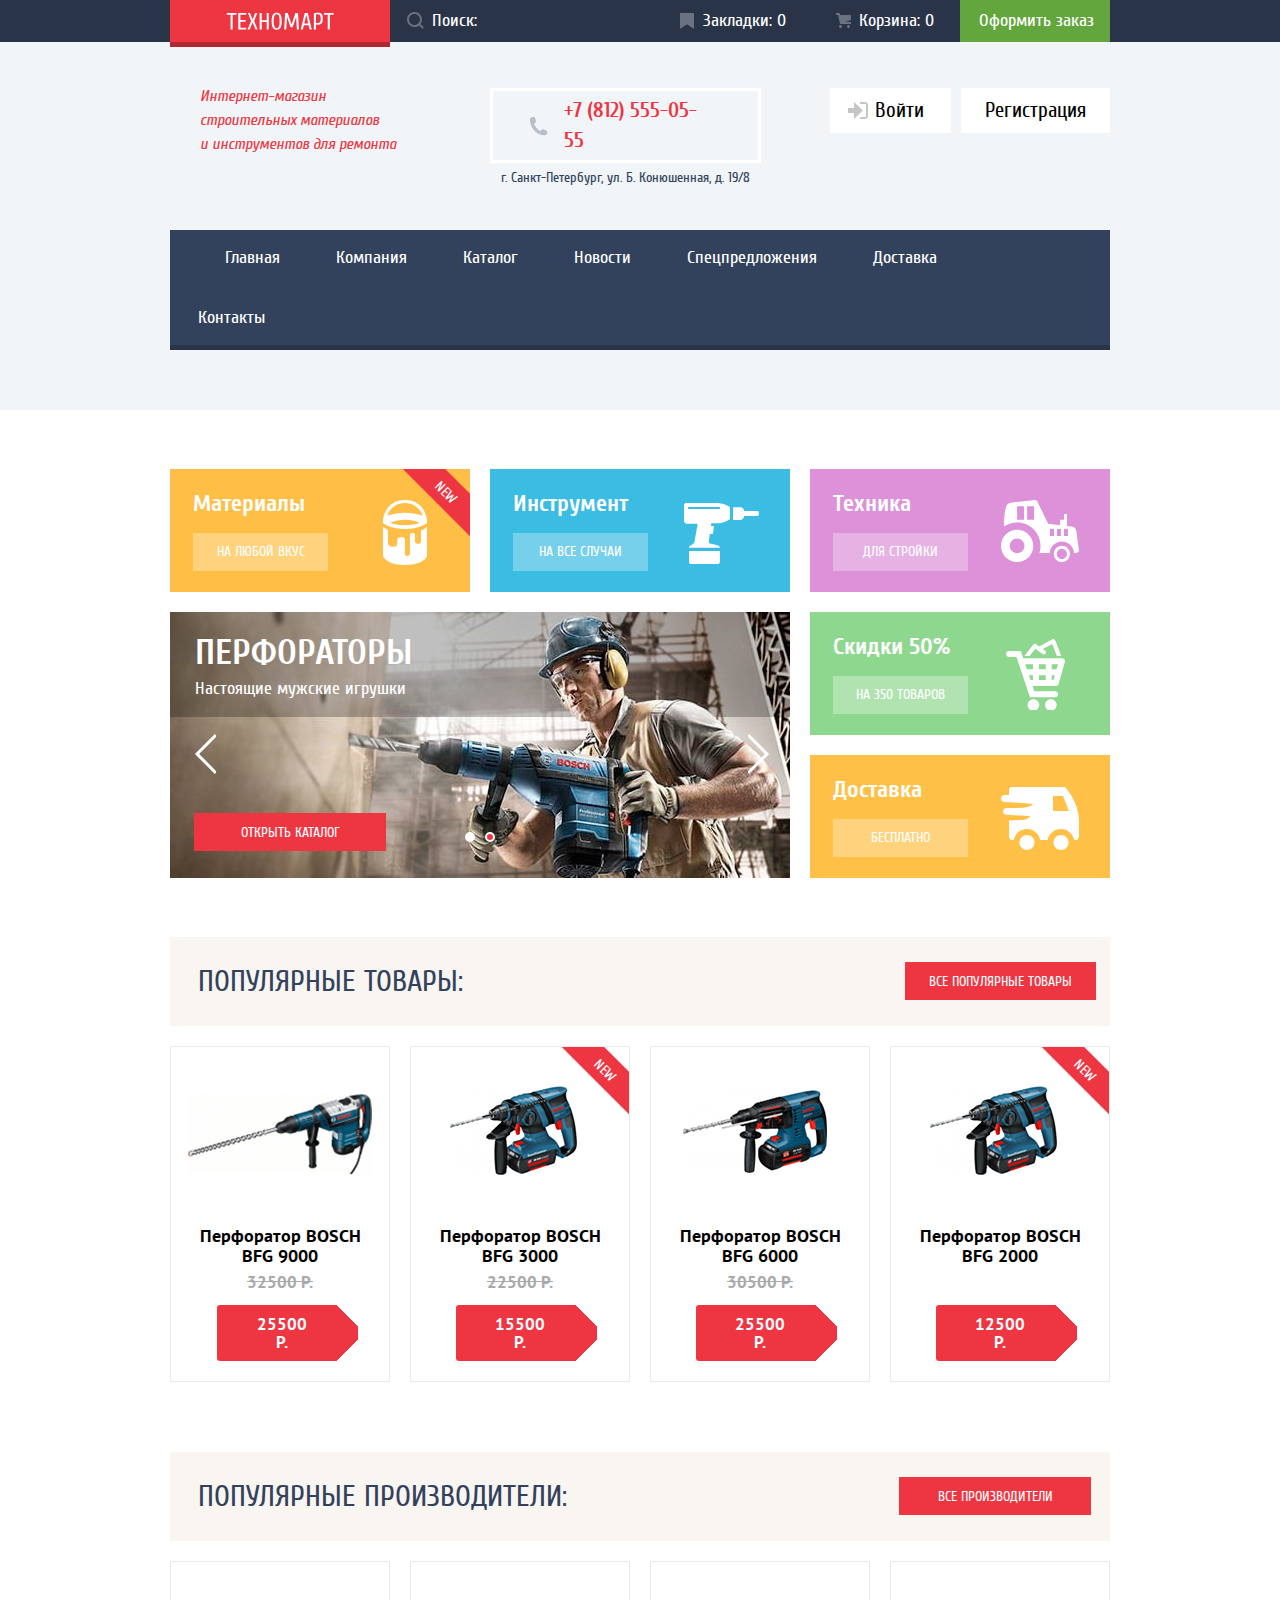
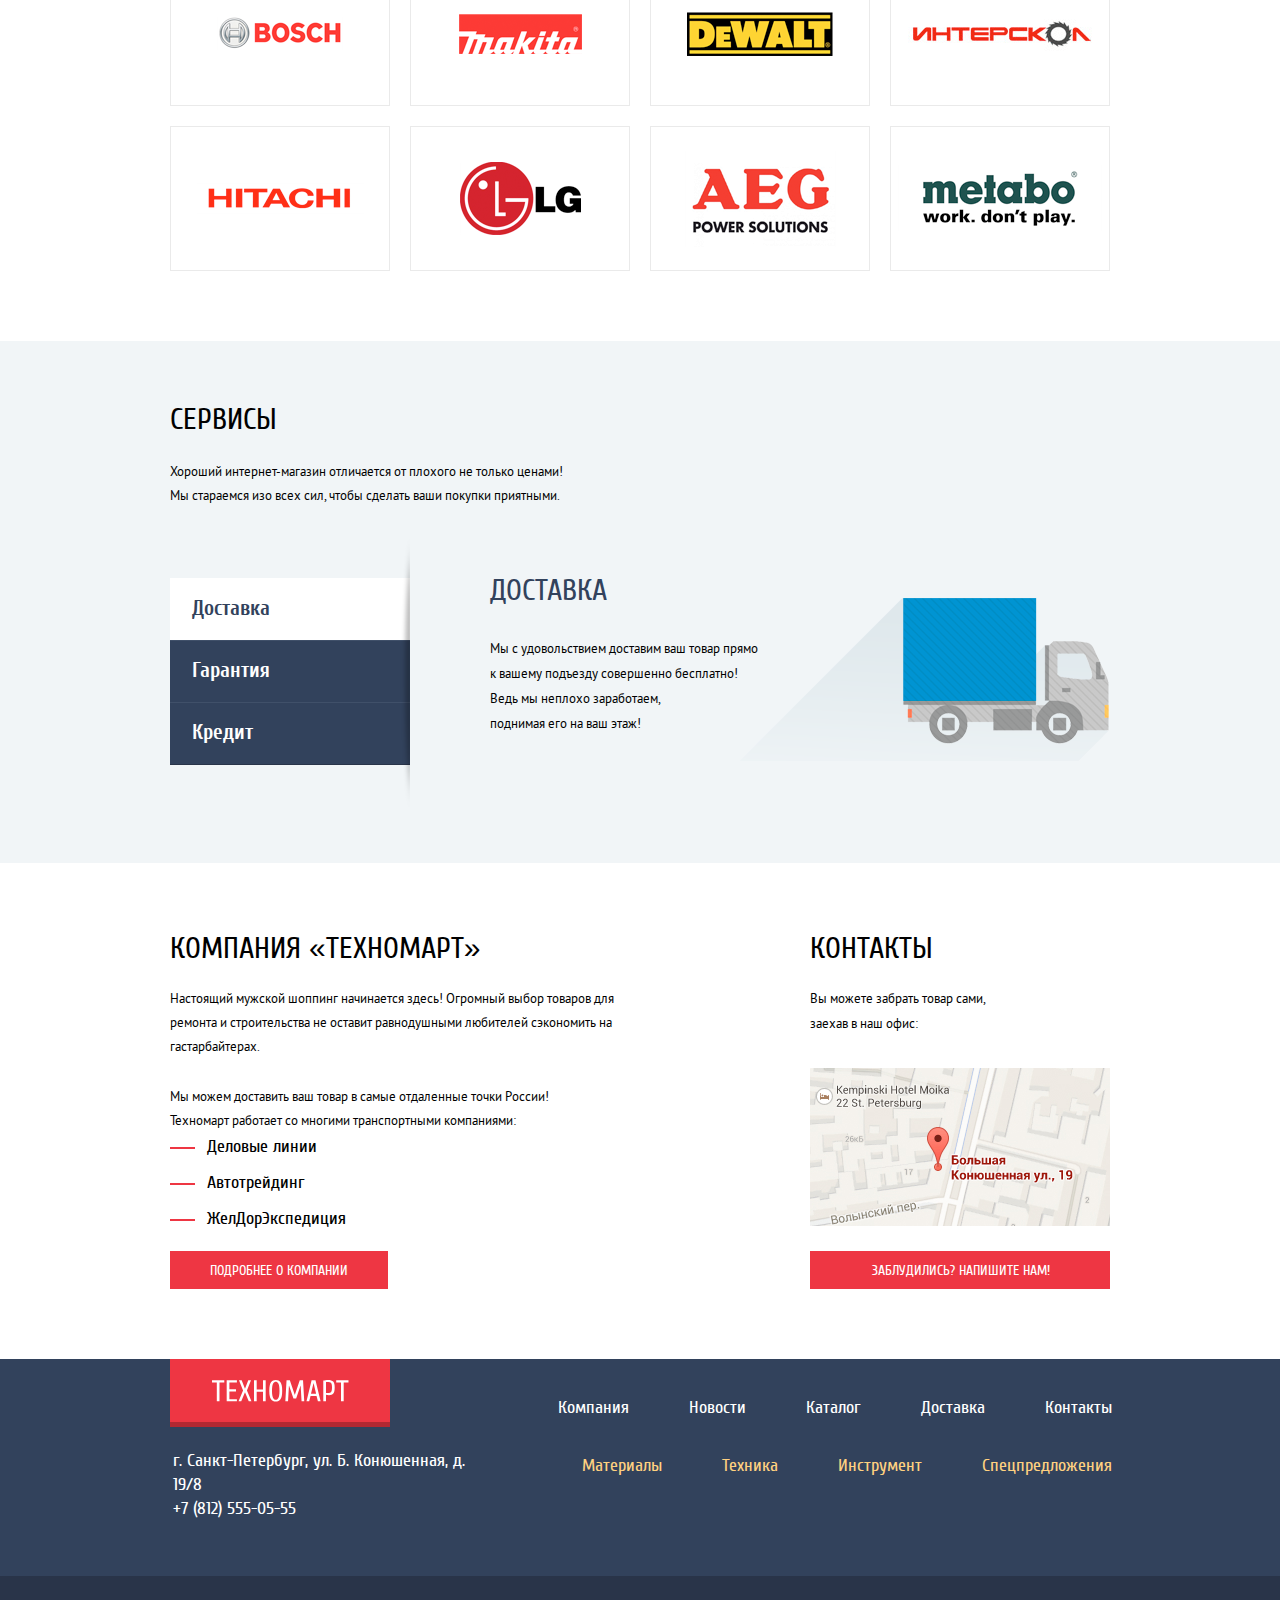
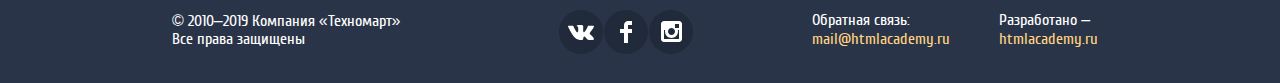
<file: index.html>
<!DOCTYPE html>
<html class="page" lang="ru">
  <head>
    <meta charset="utf-8">
    <title>HTML Academy: Техномарт</title>
    <link rel="stylesheet" href="css/normalize.min.css">
    <link rel="stylesheet" href="css/style.min.css">
  </head>
  <body class="page__body">
    <header class="header">
      <div  class="header__inner">
        <div class="container header__top-bar">
          <a class="logo"><img src="img/logo-technomart.svg" width="108" height="18" alt="Техномарт"></a>
          <form class="search-form" method="get" action="https://echo.htmlacademy.ru/" role="search">
            <label class="sr-only" for="search-form-input">Поиск по сайту</label>
            <input class="search-form__input" type="search" id="search-form-input" name="q" placeholder="Поиск:">
            <button class="search-form__btn" type="submit" aria-label="Найти">
              <svg class="icon-search" width="17" height="17" viewBox="0 0 17 17" xmlns="http://www.w3.org/2000/svg" aria-hidden="true" focusable="false">
                <path fill-rule="evenodd" clip-rule="evenodd" d="M13.458 12.044L17 15.586L15.586 17L12.044 13.458C10.782 14.421 9.21 15 7.5 15C3.35786 15 0 11.6421 0 7.5C0 3.35786 3.35786 0 7.5 0C11.6421 0 15 3.35786 15 7.5C15.0001 9.14309 14.4581 10.7403 13.458 12.044ZM7.5 2C4.467 2 2 4.467 2 7.5C2.00331 10.5362 4.4638 12.9967 7.5 13C10.532 13 13 10.532 13 7.5C13 4.467 10.532 2 7.5 2Z"/>
              </svg>
            </button>
          </form>
          <div class="header__btn-inner">
            <a class="header__btn header__btn--bookmark" href="#">Закладки: 0</a>
            <a class="header__btn header__btn--cart" href="#">Корзина: 0</a>
            <a class="header__btn header__btn--confirm" href="#">Оформить заказ</a>
          </div>
        </div>
      </div>
      <div class="container header__main-content">
        <p class="header__description"><i>Интернет-магазин строительных материалов и&nbsp;инструментов для ремонта</i></p>
        <p class="header__address">
          <a class="header__phone" href="tel:+78125550555">+7 (812) 555-05-55</a>
          <small>г. Санкт-Петербург, ул. Б. Конюшенная, д. 19/8</small>
        </p>
        <div class="user">
          <div class="user__login-group">
            <a class="user__login" href="#">Войти</a>
            <svg class="icon-login" width="21" height="17" viewBox="0 0 21 17" xmlns="http://www.w3.org/2000/svg" aria-hidden="true" focusable="false">
              <path d="M14.875 8.5L6 0V6H0V11H6V17L14.875 8.5Z"/>
              <path d="M16.986 15.01H11.959V17H16.986C19.164 17 19.99 15.19 20.015 13.974V3.028C19.99 1.811 19.164 0 16.986 0H11.959V1.99H16.986C17.825 1.99 17.978 2.671 17.996 3.047V13.951C17.979 14.327 17.825 15.01 16.986 15.01Z"/>
            </svg>
          </div>
          <a class="user__registration" href="#">Регистрация</a>
        </div>
      </div>
      <nav class="container main-nav">
        <ul class="main-nav__list">
          <li class="main-nav__item"><a href="#">Главная</a></li>
          <li class="main-nav__item"><a href="#">Компания</a></li>
          <li class="main-nav__item"><a href="catalog.html">Каталог</a></li>
          <li class="main-nav__item"><a href="#">Новости</a></li>
          <li class="main-nav__item"><a href="#">Спецпредложения</a></li>
          <li class="main-nav__item"><a href="#">Доставка</a></li>
          <li class="main-nav__item"><a href="#">Контакты</a></li>
        </ul>
      </nav>
    </header>
    <main>
      <h1 class="sr-only">Интернет-магазин строительных материалов "Техномарт"</h1>
      <section class="features container">
        <h2 class="sr-only">Преимущества</h2>
        <div class="features__item features__item--new features--material">
          <h3 class="features__title">Материалы</h3>
          <a class="btn features__btn" href="#">На любой вкус</a>
        </div>
        <div class="features__item features--tool">
          <h3 class="features__title">Инструмент</h3>
          <a class="btn features__btn" href="#">На все случаи</a>
        </div>
        <div class="features__item features--technics">
          <h3 class="features__title">Техника</h3>
          <a class="btn features__btn" href="#">Для стройки</a>
        </div>
        <div class="features__item features--discount">
          <h3 class="features__title">Скидки 50%</h3>
          <a class="btn features__btn" href="#">На 350 товаров</a>
        </div>
        <div class="features__item features--delivery">
          <h3 class="features__title">Доставка</h3>
          <a class="btn features__btn" href="#">Бесплатно</a>
        </div>
        <div class="slider features__slider">
          <div class="slider__item slider__item--perforator slider__item--show">
            <p class="slider__title">Перфораторы</p>
            <p class="slider__content">Настоящие мужские игрушки</p>
          </div>
          <div class="slider__item slider__item--drill">
            <p class="slider__title">Дрели</p>
            <p class="slider__content">Соседям на радость!</p>
          </div>
          <a class="slider__link slider__link--previous" href="#" aria-label="Предыдущий слайд"></a>
          <a class="slider__link slider__link--next" href="#" aria-label="Следующий слайд"></a>
          <div class="slider__nav">
            <a class="slider__btn" href="#" aria-label="Второй слайд"></a>
            <a class="slider__btn slider__btn--current" href="#" aria-label="Первый слайд"></a>
          </div>
          <a class="btn" href="catalog.html">Открыть каталог</a>
        </div>
      </section>
      <section class="products container">
        <div class="products__inner">
          <h2 class="products__title">Популярные товары:</h2>
          <a class="btn" href="#">Все популярные товары</a>
        </div>
        <ul class="products__list">
          <li class="product-card" tabindex="0">
            <h3 class="product-card__title">Перфоратор BOSCH BFG 9000</h3>
            <div class="product-card__img-inner">
              <img src="img/bfg9000.png" width="184" height="164" alt="Перфоратор BOSCH BFG 9000 синего цвета с ручкой для удобной фиксации руки. Тип питания: от сети.">
            </div>
            <div class="product-price">
              <p class="product-card__price product-card__price--old"><del>32500 Р.</del></p>
              <p class="product-card__price product-card__price--add-margin">25500 Р.</p>
            </div>
            <div class="product-card__user-interaction">
              <a class="product-card__btn product-card__btn--buy" href="#">Купить</a>
              <a class="product-card__btn product-card__btn--favorites" href="#">В закладки</a>
            </div>
          </li>
          <li class="product-card product-card--new" tabindex="0">
            <h3 class="product-card__title">Перфоратор BOSCH BFG 3000</h3>
            <div class="product-card__img-inner product-card__img-inner--127">
              <img src="img/bfg3000.png" width="127" height="112" alt="Перфоратор BOSCH BFG 3000 синего цвета с ручкой для удобной фиксации руки. Тип питания: от аккумулятора.">
            </div>
            <div class="product-price">
              <p class="product-card__price product-card__price--old"><del>22500 Р.</del></p>
              <p class="product-card__price">15500 Р.</p>
            </div>
            <div class="product-card__user-interaction">
              <a class="product-card__btn product-card__btn--buy" href="#">Купить</a>
              <a class="product-card__btn product-card__btn--favorites" href="#">В закладки</a>
            </div>
          </li>
          <li class="product-card" tabindex="0">
            <h3 class="product-card__title">Перфоратор BOSCH BFG 6000</h3>
            <div class="product-card__img-inner product-card__img-inner--144">
              <img src="img/bfg6000.png" width="144" height="128" alt="Перфоратор BOSCH BFG 6000 синего цвета с ручкой для удобной фиксации руки. Тип питания: от аккумулятора.">
            </div>
            <div class="product-price">
              <p class="product-card__price product-card__price--old"><del>30500 Р.</del></p>
              <p class="product-card__price">25500 Р.</p>
            </div>
            <div class="product-card__user-interaction">
              <a class="product-card__btn product-card__btn--buy" href="#">Купить</a>
              <a class="product-card__btn product-card__btn--favorites" href="#">В закладки</a>
            </div>
          </li>
          <li class="product-card product-card--new" tabindex="0">
            <h3 class="product-card__title">Перфоратор BOSCH BFG 2000</h3>
            <div class="product-card__img-inner product-card__img-inner--127">
              <img src="img/bfg3000.png" width="127" height="112" alt="Перфоратор BOSCH BFG 2000 синего цвета с ручкой для удобной фиксации руки. Тип питания: от аккумулятора.">
            </div>
            <div class="product-price">
              <p class="product-card__price">12500 Р.</p>
            </div>
            <div class="product-card__user-interaction">
              <a class="product-card__btn product-card__btn--buy" href="#">Купить</a>
              <a class="product-card__btn product-card__btn--favorites" href="#">В закладки</a>
            </div>
          </li>
        </ul>
      </section>
      <section class="supplier container">
        <div class="supplier__inner">
          <h2 class="supplier__title">Популярные производители:</h2>
          <a class="btn" href="#">Все производители</a>
        </div>
        <ul class="supplier__list">
          <li class="supplier__item"><a class="supplier__link" href="#"><img src="img/bosch.png" width="126" height="37" alt="Bosch"></a></li>
          <li class="supplier__item"><a class="supplier__link" href="#"><img src="img/makita.png" width="123" height="40" alt="Makita"></a></li>
          <li class="supplier__item"><a class="supplier__link" href="#"><img src="img/dewalt.png" width="146" height="44" alt="DeWALT"></a></li>
          <li class="supplier__item"><a class="supplier__link" href="#"><img src="img/interskol.png" width="200" height="76" alt="Интерскол"></a></li>
          <li class="supplier__item"><a class="supplier__link" href="#"><img src="img/hitachi.png" width="169" height="31" alt="Hitachi"></a></li>
          <li class="supplier__item"><a class="supplier__link" href="#"><img src="img/lg.png" width="121" height="73" alt="LG"></a></li>
          <li class="supplier__item"><a class="supplier__link" href="#"><img src="img/aeg.png" width="151" height="96" alt="AEG"></a></li>
          <li class="supplier__item"><a class="supplier__link" href="#"><img src="img/metabo.png" width="204" height="69" alt="Metabo"></a></li>
        </ul>
      </section>
      <section class="service">
        <div class="container">
          <h2 class="service__title">Сервисы</h2>
          <p class="service__content">Хороший интернет-магазин отличается от плохого не только ценами!<br>
            Мы стараемся изо всех сил, чтобы сделать ваши покупки приятными.</p>
          <div class="service__inner">
            <ul class="tab service__tab">
              <li><a class="tab__btn tab__btn--current">Доставка</a></li>
              <li><a class="tab__btn" href="#">Гарантия</a></li>
              <li><a class="tab__btn" href="#">Кредит</a></li>
            </ul>
            <div class="service__tab-content">
              <div class="tab-content tab-content--delivery tab-content--show">
                <h3>Доставка</h3>
                <p>Мы&nbsp;с&nbsp;удовольствием доставим ваш товар прямо к&nbsp;вашему подъезду совершенно бесплатно! Ведь&nbsp;мы&nbsp;неплохо заработаем,<br>поднимая его на&nbsp;ваш этаж!</p>
              </div>
              <div class="tab-content tab-content--guarantee">
                <h3>Гарантия</h3>
                <p>Если купленный у&nbsp;нас товар поломается или заискрит, а&nbsp;также в&nbsp;случае пожара, спровоцированного его возгоранием, вы&nbsp;всегда можете быть уверены в&nbsp;нашей гарантии. Мы&nbsp;обменяем сгоревший товар на&nbsp;новый. Дом уж&nbsp;восстановите как-нибудь сами.</p>
              </div>
              <div class="tab-content tab-content--credit">
                <h3>Кредит</h3>
                <p>Залезть в&nbsp;долговую яму стало проще! Кредитные&nbsp;консультанты придут вам на&nbsp;помощь.</p>
                <a class="btn" href="#">Оставить заявку</a>
              </div>
            </div>
          </div>
        </div>
      </section>
      <div class="container main-inner">
        <section class="about">
          <h2 class="about__title">Компания «Техномарт»</h2>
          <div class="about__content">
            <p>Настоящий мужской шоппинг начинается здесь! Огромный выбор товаров для ремонта и строительства не оставит равнодушными любителей сэкономить на гастарбайтерах.</p>
            <p>Мы можем доставить ваш товар в самые отдаленные точки России! Техномарт&nbsp;работает со многими транспортными компаниями:</p>
          </div>
          <ul class="about__shipping-list">
            <li>Деловые линии</li>
            <li>Автотрейдинг</li>
            <li>ЖелДорЭкспедиция</li>
          </ul>
          <a class="btn about__btn" href="#">Подробнее о компании</a>
        </section>
        <section class="contacts">
          <h2 class="contacts__title">Контакты</h2>
          <p class="contacts__content">Вы можете забрать товар сами, заехав в наш офис:</p>
          <a class="contacts__map" href="https://goo.gl/maps/Xc4MuVYqytZHg4cT8" target="_blank"><img src="img/map.jpg" width="300" height="158" alt="Мы находимся по адресу: г. Санкт-Петербург, ул. Б. Конюшенная, д. 19/8"></a>
          <a class="btn contacts__btn" href="writeus.html">Заблудились? Напишите нам!</a>
        </section>
      </div>
    </main>
    <footer class="footer">
      <div class="container footer-inner">
        <section class="footer__location">
          <h2 class="sr-only">Как нас найти</h2>
          <a class="logo footer__logo"><img src="img/logo-technomart.svg" width="138" height="23" alt="Техномарт"></a>
          <p>г. Санкт-Петербург, ул. Б. Конюшенная, д. 19/8<br>
            <a href="tel:+78125550555">+7 (812) 555-05-55</a>
          </p>
        </section>
        <div class="footer__nav-inner">
          <ul class="nav footer__nav">
            <li><a class="nav__link" href="#">Компания</a></li>
            <li><a class="nav__link" href="#">Новости</a></li>
            <li><a class="nav__link" href="catalog.html">Каталог</a></li>
            <li><a class="nav__link" href="#">Доставка</a></li>
            <li><a class="nav__link" href="#">Контакты</a></li>
          </ul>
          <ul class="nav footer__nav">
            <li><a class="nav__link nav__link--color-contrast" href="#">Материалы</a></li>
            <li><a class="nav__link nav__link--color-contrast" href="#">Техника</a></li>
            <li><a class="nav__link nav__link--color-contrast" href="#">Инструмент</a></li>
            <li><a class="nav__link nav__link--color-contrast" href="#">Спецпредложения</a></li>
          </ul>
        </div>
      </div>
      <div class="footer__bottom-inner">
        <div class="container footer__bottom-bar">
          <p class="copyright">© 2010–2019 Компания «Техномарт»<br>Все права защищены</p>
          <section class="social">
            <h2 class="sr-only">Наши соцсети</h2>
            <ul class="social__list">
              <li><a class="social__btn social__btn--vk" aria-label="Вконтакте" href="#"></a></li>
              <li><a class="social__btn social__btn--fb" aria-label="Фейсбук" href="#"></a></li>
              <li><a class="social__btn social__btn--in" aria-label="Инстаграм" href="#"></a></li>
            </ul>
          </section>
          <p class="feedback">Обратная связь:
            <a href="mailto:mail@htmlacademy.ru">mail@htmlacademy.ru</a>
          </p>
          <p class="develop">Разработано &ndash;
            <a href="https://htmlacademy.ru/intensive/htmlcss">htmlacademy.ru</a>
          </p>
        </div>
      </div>
    </footer>
    <section class="modal modal-write-us">
      <h2 class="sr-only">Напишите нам</h2>
      <form class="modal-write-us__form" method="post" action="https://echo.htmlacademy.ru/">
        <div class="modal-write-us__inner modal-write-us__user-details">
          <p>
            <label for="user-name">Ваше имя:</label>
            <input type="text" name="user-name" id="user-name" placeholder="Имя Фамилия" aria-label="Введите имя">
          </p>
          <p>
            <label for="user-email">Ваш e-mail:</label>
            <input type="email" name="user-email" id="user-email" placeholder="email@example.com" aria-label="Введите адрес эектронной почты">
          </p>
          <p class="modal-write-us__message-inner">
            <label for="user-message">Текст письма:</label>
            <textarea name="user-message" id="user-message" placeholder="В свободной форме" aria-label="Введите текст"></textarea>
          </p>
        </div>
        <div class="modal__bg">
          <div class="modal-write-us__inner">
            <input class="btn modal-write-us__btn" type="submit" value="Отправить">
          </div>
        </div>
      </form>
      <button class="modal__close" type="button" aria-label="Закрыть"></button>
    </section>
    <section class="modal modal-map">
      <h2 class="sr-only">Как до нас добраться</h2>
      <iframe src="https://www.google.com/maps/embed?pb=!1m18!1m12!1m3!1d1998.5991043651577!2d30.320894616078213!3d59.93879418187627!2m3!1f0!2f0!3f0!3m2!1i1024!2i768!4f13.1!3m3!1m2!1s0x4696310fca5ba729%3A0xea9c53d4493c879f!2z0JHQvtC70YzRiNCw0Y8g0JrQvtC90Y7RiNC10L3QvdCw0Y8g0YPQuy4sIDE5LCDQodCw0L3QutGCLdCf0LXRgtC10YDQsdGD0YDQsywgMTkxMTg2!5e0!3m2!1sru!2sru!4v1602329764115!5m2!1sru!2sru" width="943" height="449" allowfullscreen title="Мы находимся по адресу: г. Санкт-Петербург, ул. Б. Конюшенная, д. 19/8" aria-hidden="false" tabindex="0"></iframe>
      <button class="modal__close" type="button" aria-label="Закрыть"></button>
    </section>
    <script src="js/main.min.js"></script>
  </body>
</html>
</file>
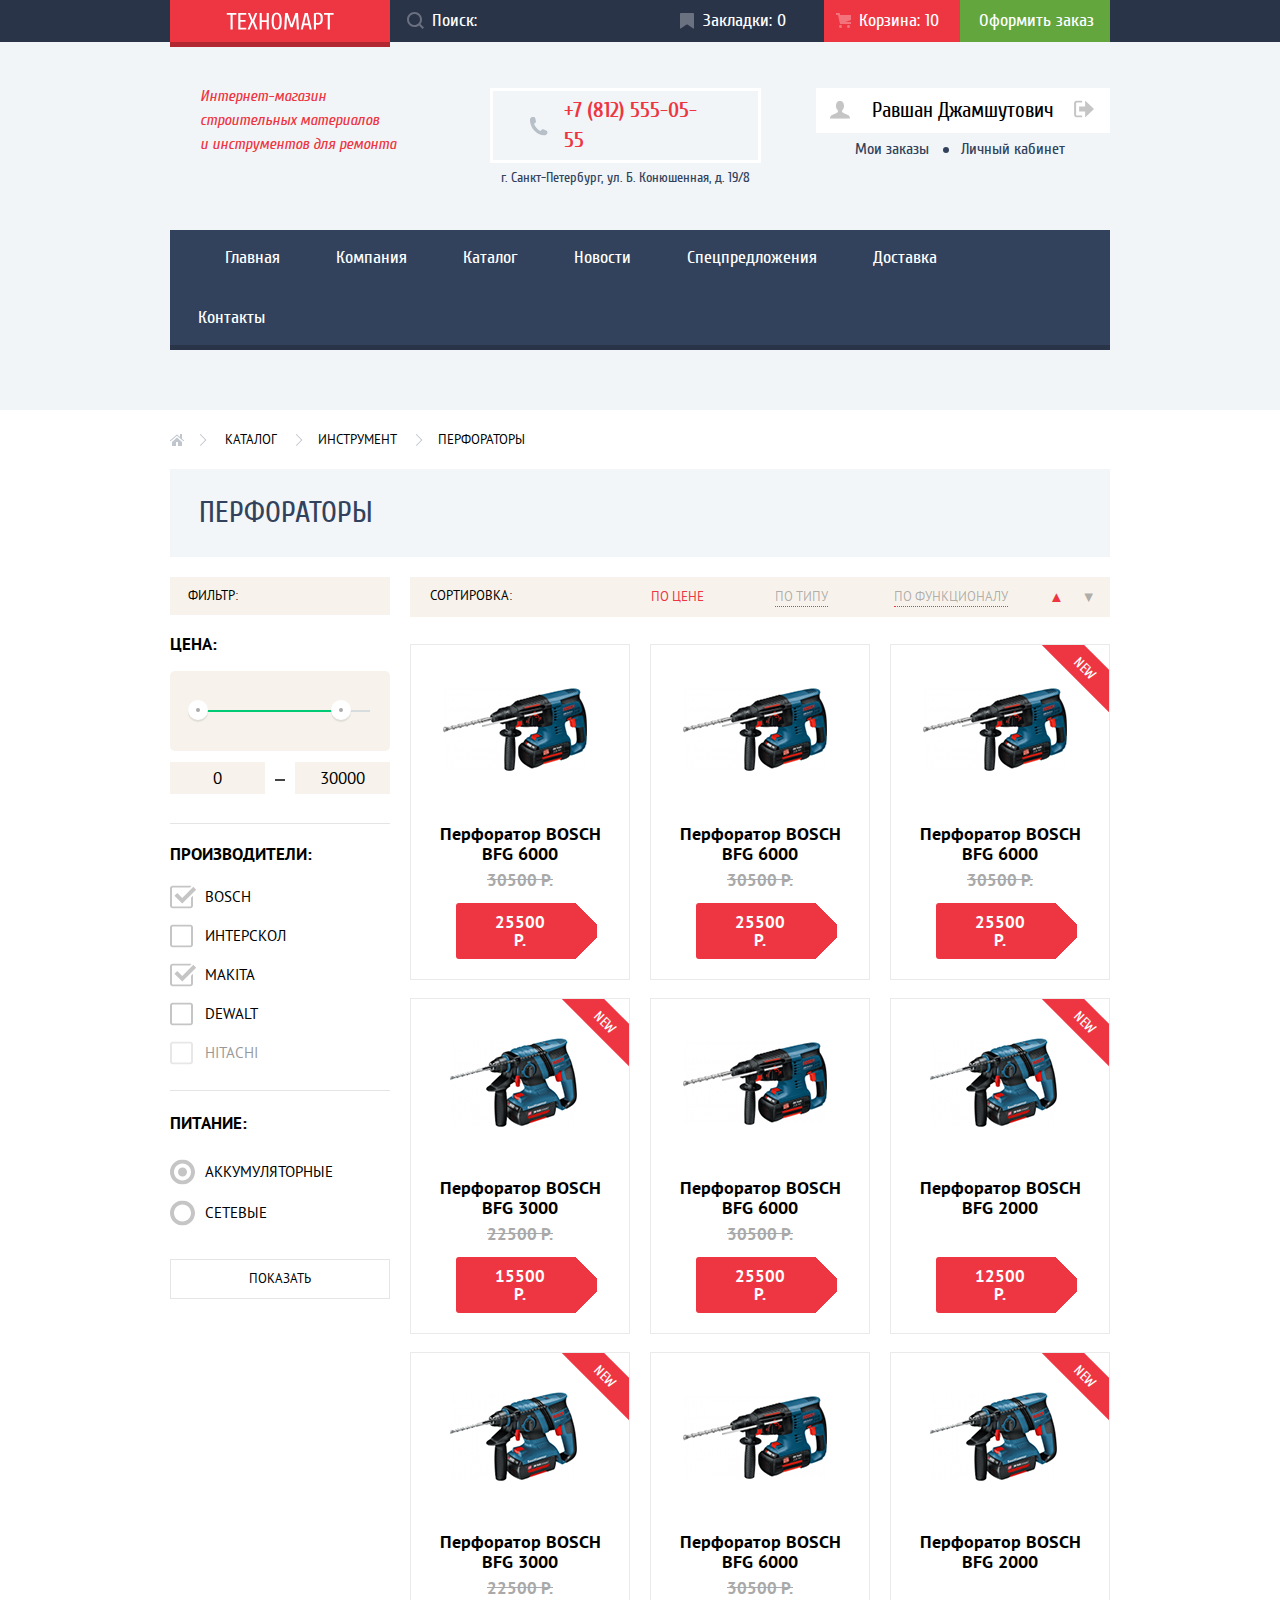
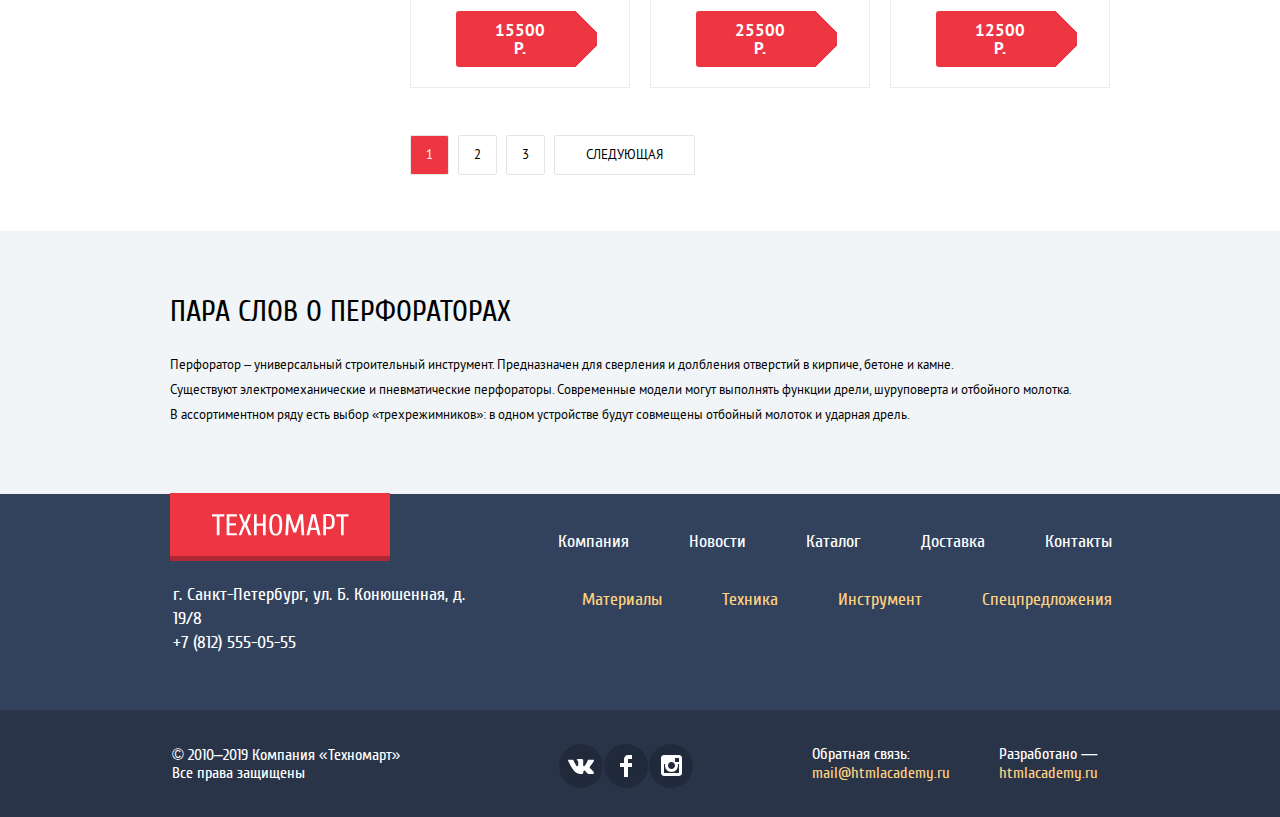
<file: catalog.html>
<!DOCTYPE html>
<html class="page" lang="ru">
  <head>
    <meta charset="utf-8">
    <title>Техномарт | Каталог товаров</title>
    <link rel="stylesheet" href="css/normalize.min.css">
    <link rel="stylesheet" href="css/style.min.css">
  </head>
  <body class="page__body">
    <header class="header">
      <div  class="header__inner">
        <div class="container header__top-bar">
          <a class="logo" href="index.html"><img src="img/logo-technomart.svg" width="108" height="18" alt="Техномарт"></a>
          <form class="search-form" method="get" action="https://echo.htmlacademy.ru/" role="search">
            <label class="sr-only" for="search-form-input">Поиск по сайту</label>
            <input class="search-form__input" type="search" id="search-form-input" name="q" placeholder="Поиск:">
            <button class="search-form__btn" type="submit" aria-label="Найти">
              <svg class="icon-search" width="17" height="17" viewBox="0 0 17 17" xmlns="http://www.w3.org/2000/svg" aria-hidden="true" focusable="false">
                <path fill-rule="evenodd" clip-rule="evenodd" d="M13.458 12.044L17 15.586L15.586 17L12.044 13.458C10.782 14.421 9.21 15 7.5 15C3.35786 15 0 11.6421 0 7.5C0 3.35786 3.35786 0 7.5 0C11.6421 0 15 3.35786 15 7.5C15.0001 9.14309 14.4581 10.7403 13.458 12.044ZM7.5 2C4.467 2 2 4.467 2 7.5C2.00331 10.5362 4.4638 12.9967 7.5 13C10.532 13 13 10.532 13 7.5C13 4.467 10.532 2 7.5 2Z"/>
              </svg>
            </button>
          </form>
          <div class="header__btn-inner">
            <a class="header__btn header__btn--bookmark" href="#">Закладки: 0</a>
            <a class="header__btn header__btn--cart header__btn--add" href="#">Корзина: 10</a>
            <a class="header__btn header__btn--confirm" href="#">Оформить заказ</a>
          </div>
        </div>
      </div>
      <div class="container header__main-content">
        <p class="header__description"><i>Интернет-магазин строительных материалов и&nbsp;инструментов для ремонта</i></p>
        <p class="header__address">
          <a class="header__phone" href="tel:+78125550555">+7 (812) 555-05-55</a>
          <small>г. Санкт-Петербург, ул. Б. Конюшенная, д. 19/8</small>
        </p>
        <div class="user">
          <div class="user__authorized">
            <a class="user__account" href="profile.html">Равшан Джамшутович
              <svg class="icon-user" width="20" height="18" viewBox="0 0 20 18" xmlns="http://www.w3.org/2000/svg" aria-hidden="true" focusable="false">
                <path d="M17.881 14.166C15.737 13.431 13.625 12.5 12.674 11.776C12.017 11.275 11.904 10.158 12.157 9.361C13.275 8.458 14.021 6.884 14.021 5.083C14.021 2.276 12.221 0 10 0C7.77902 0 5.97901 2.276 5.97901 5.083C5.97901 6.884 6.72501 8.457 7.84201 9.36C8.09501 10.158 7.98302 11.275 7.32502 11.776C6.37502 12.5 4.26201 13.43 2.11801 14.166C-0.0259852 14.902 1.48343e-05 18 1.48343e-05 18H20C20 18 20.025 14.901 17.881 14.166Z"/>
              </svg>
            </a>
            <a class="user__logout" aria-label="Выйти" href="logout.html">
              <svg class="icon-logout" width="20" height="17" viewBox="0 0 20 17" xmlns="http://www.w3.org/2000/svg" aria-hidden="true" focusable="false">
                <path d="M20 8.5L11.125 0V6H5.125V11H11.125V17L20 8.5Z"/>
                <path d="M2.10598 13.952V3.048C2.12398 2.672 2.27698 1.991 3.11598 1.991H8.14297V0H3.11598C0.937975 0 0.111975 1.81 0.0869751 3.027V13.973C0.111975 15.189 0.937975 17 3.11598 17H8.14297V15.01H3.11598C2.27698 15.01 2.12398 14.327 2.10598 13.952Z"/>
              </svg>
            </a>
          </div>
          <div class="user__nav">
            <a class="user__orders" href="#">Мои заказы</a>
            <a class="user__profile" href="#">Личный кабинет</a>
          </div>
        </div>
      </div>
      <nav class="container main-nav">
        <ul class="main-nav__list">
          <li class="main-nav__item"><a href="index.html">Главная</a></li>
          <li class="main-nav__item"><a href="#">Компания</a></li>
          <li class="main-nav__item"><a href="catalog.html">Каталог</a></li>
          <li class="main-nav__item"><a href="#">Новости</a></li>
          <li class="main-nav__item"><a href="#">Спецпредложения</a></li>
          <li class="main-nav__item"><a href="#">Доставка</a></li>
          <li class="main-nav__item"><a href="#">Контакты</a></li>
        </ul>
      </nav>
    </header>
    <main class="catalog">
      <div class="container">
        <div class="catalog__inner-header">
          <h1 class="catalog__title">Перфораторы</h1>
          <ul class="breadcrumbs">
            <li class="breadcrumbs__item"><a class="breadcrumbs__link breadcrumbs__link--home" aria-label="Главная" href="index.html"></a></li>
            <li class="breadcrumbs__item"><a class="breadcrumbs__link" href="catalog.html">Каталог</a></li>
            <li class="breadcrumbs__item"><a class="breadcrumbs__link" href="#">Инструмент</a></li>
            <li class="breadcrumbs__item"><a class="breadcrumbs__link breadcrumbs__link--current">Перфораторы</a></li>
          </ul>
        </div>
        <div class="catalog__inner-main">
          <section class="filter">
            <h2 class="filter__title">Фильтр:</h2>
            <form class="filter__form" method="post" action="https://echo.htmlacademy.ru/">
              <fieldset class="filter__item">
                <legend>Цена:</legend>
                <div class="range">
                  <div class="range__controls">
                    <div class="range__scale">
                      <div class="range__progress-bar" style="width: 85%; margin-left: 0;"></div>
                    </div>
                    <div class="range__toggle range__toggle--min" tabindex="0" style="left: 8%"></div>
                    <div class="range__toggle range__toggle--max" tabindex="0" style="left: 73%"></div>
                  </div>
                  <div class="range__price">
                    <label class="min-price"><input type="number" name="min-price" value="0" min="0"></label>
                    <label class="max-price"><input type="number" name="min-price" value="30000"></label>
                  </div>
                </div>
              </fieldset>
              <fieldset class="filter__item">
                <legend>Производители:</legend>
                <div class="suppliers">
                  <input class="suppliers__input" type="checkbox" id="bosch" name="supplier" value="Bosch" checked>
                  <label for="bosch">
                    <svg class="suppliers__checkbox suppliers__checkbox--off" width="23" height="23" viewBox="0 0 23 23" xmlns="http://www.w3.org/2000/svg" aria-hidden="true" focusable="false">
                      <path fill-rule="evenodd" clip-rule="evenodd" d="M3 0H20C21.65 0 23 1.35 23 3V20C23 21.65 21.65 23 20 23H3C1.35 23 0 21.65 0 20V3C0 1.35 1.35 0 3 0ZM21 3C21 2.458 20.542 2 20 2H3C2.458 2 2 2.458 2 3V20C2 20.542 2.458 21 3 21H20C20.542 21 21 20.542 21 20V3Z"/>
                    </svg>
                    <svg class="suppliers__checkbox suppliers__checkbox--on"  width="27" height="23" viewBox="0 0 27 23" xmlns="http://www.w3.org/2000/svg" aria-hidden="true" focusable="false">
                      <path d="M7.28499 7.48598L4.45599 10.315L12.239 18.098L26.171 4.16598L23.343 1.33698L12.239 12.439L7.28499 7.48598Z"/>
                      <path d="M21 20C21 20.542 20.542 21 20 21H3C2.458 21 2 20.542 2 20V3C2 2.458 2.458 2 3 2H19.908L21.493 0.415C21.041 0.146542 20.5257 0.00329969 20 0H3C1.35 0 0 1.35 0 3V20C0 21.65 1.35 23 3 23H20C21.65 23 23 21.65 23 20V10.171L21 12.171V20Z"/>
                    </svg>
                    <span class="suppliers__label-content">Bosch</span>
                  </label>
                </div>
                <div class="suppliers">
                  <input class="suppliers__input" type="checkbox" id="interskol" name="supplier" value="Интерскол">
                  <label for="interskol">
                    <svg class="suppliers__checkbox suppliers__checkbox--off" width="23" height="23" viewBox="0 0 23 23" xmlns="http://www.w3.org/2000/svg" aria-hidden="true" focusable="false">
                      <path fill-rule="evenodd" clip-rule="evenodd" d="M3 0H20C21.65 0 23 1.35 23 3V20C23 21.65 21.65 23 20 23H3C1.35 23 0 21.65 0 20V3C0 1.35 1.35 0 3 0ZM21 3C21 2.458 20.542 2 20 2H3C2.458 2 2 2.458 2 3V20C2 20.542 2.458 21 3 21H20C20.542 21 21 20.542 21 20V3Z"/>
                    </svg>
                    <svg class="suppliers__checkbox suppliers__checkbox--on"  width="27" height="23" viewBox="0 0 27 23" xmlns="http://www.w3.org/2000/svg" aria-hidden="true" focusable="false">
                      <path d="M7.28499 7.48598L4.45599 10.315L12.239 18.098L26.171 4.16598L23.343 1.33698L12.239 12.439L7.28499 7.48598Z"/>
                      <path d="M21 20C21 20.542 20.542 21 20 21H3C2.458 21 2 20.542 2 20V3C2 2.458 2.458 2 3 2H19.908L21.493 0.415C21.041 0.146542 20.5257 0.00329969 20 0H3C1.35 0 0 1.35 0 3V20C0 21.65 1.35 23 3 23H20C21.65 23 23 21.65 23 20V10.171L21 12.171V20Z"/>
                    </svg>
                    <span class="suppliers__label-content">Интерскол</span>
                  </label>
                </div>
                <div class="suppliers">
                  <input class="suppliers__input" type="checkbox" id="makita" name="supplier" value="Makita" checked>
                  <label for="makita">
                    <svg class="suppliers__checkbox suppliers__checkbox--off" width="23" height="23" viewBox="0 0 23 23" xmlns="http://www.w3.org/2000/svg" aria-hidden="true" focusable="false">
                      <path fill-rule="evenodd" clip-rule="evenodd" d="M3 0H20C21.65 0 23 1.35 23 3V20C23 21.65 21.65 23 20 23H3C1.35 23 0 21.65 0 20V3C0 1.35 1.35 0 3 0ZM21 3C21 2.458 20.542 2 20 2H3C2.458 2 2 2.458 2 3V20C2 20.542 2.458 21 3 21H20C20.542 21 21 20.542 21 20V3Z"/>
                    </svg>
                    <svg class="suppliers__checkbox suppliers__checkbox--on"  width="27" height="23" viewBox="0 0 27 23" xmlns="http://www.w3.org/2000/svg" aria-hidden="true" focusable="false">
                      <path d="M7.28499 7.48598L4.45599 10.315L12.239 18.098L26.171 4.16598L23.343 1.33698L12.239 12.439L7.28499 7.48598Z"/>
                      <path d="M21 20C21 20.542 20.542 21 20 21H3C2.458 21 2 20.542 2 20V3C2 2.458 2.458 2 3 2H19.908L21.493 0.415C21.041 0.146542 20.5257 0.00329969 20 0H3C1.35 0 0 1.35 0 3V20C0 21.65 1.35 23 3 23H20C21.65 23 23 21.65 23 20V10.171L21 12.171V20Z"/>
                    </svg>
                    <span class="suppliers__label-content">Makita</span>
                  </label>
                </div>
                <div class="suppliers">
                  <input class="suppliers__input" type="checkbox" id="dewalt" name="supplier" value="Dewalt">
                  <label for="dewalt">
                    <svg class="suppliers__checkbox suppliers__checkbox--off" width="23" height="23" viewBox="0 0 23 23" xmlns="http://www.w3.org/2000/svg" aria-hidden="true" focusable="false">
                      <path fill-rule="evenodd" clip-rule="evenodd" d="M3 0H20C21.65 0 23 1.35 23 3V20C23 21.65 21.65 23 20 23H3C1.35 23 0 21.65 0 20V3C0 1.35 1.35 0 3 0ZM21 3C21 2.458 20.542 2 20 2H3C2.458 2 2 2.458 2 3V20C2 20.542 2.458 21 3 21H20C20.542 21 21 20.542 21 20V3Z"/>
                    </svg>
                    <svg class="suppliers__checkbox suppliers__checkbox--on"  width="27" height="23" viewBox="0 0 27 23" xmlns="http://www.w3.org/2000/svg" aria-hidden="true" focusable="false">
                      <path d="M7.28499 7.48598L4.45599 10.315L12.239 18.098L26.171 4.16598L23.343 1.33698L12.239 12.439L7.28499 7.48598Z"/>
                      <path d="M21 20C21 20.542 20.542 21 20 21H3C2.458 21 2 20.542 2 20V3C2 2.458 2.458 2 3 2H19.908L21.493 0.415C21.041 0.146542 20.5257 0.00329969 20 0H3C1.35 0 0 1.35 0 3V20C0 21.65 1.35 23 3 23H20C21.65 23 23 21.65 23 20V10.171L21 12.171V20Z"/>
                    </svg>
                    <span class="suppliers__label-content">Dewalt</span>
                  </label>
                </div>
                <div class="suppliers">
                  <input class="suppliers__input" type="checkbox" id="hitachi" name="supplier" value="Hitachi" disabled>
                  <label for="hitachi">
                    <svg class="suppliers__checkbox suppliers__checkbox--off" width="23" height="23" viewBox="0 0 23 23" xmlns="http://www.w3.org/2000/svg" aria-hidden="true" focusable="false">
                      <path fill-rule="evenodd" clip-rule="evenodd" d="M3 0H20C21.65 0 23 1.35 23 3V20C23 21.65 21.65 23 20 23H3C1.35 23 0 21.65 0 20V3C0 1.35 1.35 0 3 0ZM21 3C21 2.458 20.542 2 20 2H3C2.458 2 2 2.458 2 3V20C2 20.542 2.458 21 3 21H20C20.542 21 21 20.542 21 20V3Z"/>
                    </svg>
                    <svg class="suppliers__checkbox suppliers__checkbox--on" width="27" height="23" viewBox="0 0 27 23" xmlns="http://www.w3.org/2000/svg" aria-hidden="true" focusable="false">
                      <path d="M7.28499 7.48598L4.45599 10.315L12.239 18.098L26.171 4.16598L23.343 1.33698L12.239 12.439L7.28499 7.48598Z"/>
                      <path d="M21 20C21 20.542 20.542 21 20 21H3C2.458 21 2 20.542 2 20V3C2 2.458 2.458 2 3 2H19.908L21.493 0.415C21.041 0.146542 20.5257 0.00329969 20 0H3C1.35 0 0 1.35 0 3V20C0 21.65 1.35 23 3 23H20C21.65 23 23 21.65 23 20V10.171L21 12.171V20Z"/>
                    </svg>
                    <span class="suppliers__label-content">Hitachi</span>
                  </label>
                </div>
              </fieldset>
              <fieldset class="filter__item">
                <legend>Питание:</legend>
                <div class="power-supply">
                  <input class="power-supply__input" type="radio" id="battery-power" name="power-supply" value="battery-power" checked>
                  <label for="battery-power">
                    <svg class="power-supply__radio power-supply__radio--off" width="25" height="25" viewBox="0 0 25 25" xmlns="http://www.w3.org/2000/svg" aria-hidden="true" focusable="false">
                      <path fill-rule="evenodd" clip-rule="evenodd" d="M0 12.5C0 5.597 5.597 0 12.5 0C19.403 0 25 5.597 25 12.5C25 19.403 19.403 25 12.5 25C5.597 25 0 19.403 0 12.5ZM21 12.5C21 7.813 17.187 4 12.5 4C7.813 4 4 7.813 4 12.5C4 17.187 7.813 21 12.5 21C17.187 21 21 17.187 21 12.5Z"/>
                    </svg>
                    <svg class="power-supply__radio power-supply__radio--on" width="25" height="25" viewBox="0 0 25 25" xmlns="http://www.w3.org/2000/svg" aria-hidden="true" focusable="false">
                      <path fill-rule="evenodd" clip-rule="evenodd" d="M0 12.5C0 5.597 5.597 0 12.5 0C19.403 0 25 5.597 25 12.5C25 19.403 19.403 25 12.5 25C5.597 25 0 19.403 0 12.5ZM21 12.5C21 7.813 17.187 4 12.5 4C7.813 4 4 7.813 4 12.5C4 17.187 7.813 21 12.5 21C17.187 21 21 17.187 21 12.5Z"/>
                      <path d="M12.5 17C14.9853 17 17 14.9853 17 12.5C17 10.0147 14.9853 8 12.5 8C10.0147 8 8 10.0147 8 12.5C8 14.9853 10.0147 17 12.5 17Z"/>
                    </svg>
                    <span class="power-supply__label-content">Аккумуляторные</span>
                  </label>
                </div>
                <div class="power-supply">
                  <input class="power-supply__input" type="radio" id="ac-power" name="power-supply" value="ac-power">
                  <label for="ac-power">
                    <svg class="power-supply__radio power-supply__radio--off" width="25" height="25" viewBox="0 0 25 25" xmlns="http://www.w3.org/2000/svg" aria-hidden="true" focusable="false">
                      <path fill-rule="evenodd" clip-rule="evenodd" d="M0 12.5C0 5.597 5.597 0 12.5 0C19.403 0 25 5.597 25 12.5C25 19.403 19.403 25 12.5 25C5.597 25 0 19.403 0 12.5ZM21 12.5C21 7.813 17.187 4 12.5 4C7.813 4 4 7.813 4 12.5C4 17.187 7.813 21 12.5 21C17.187 21 21 17.187 21 12.5Z"/>
                    </svg>
                    <svg class="power-supply__radio power-supply__radio--on" width="25" height="25" viewBox="0 0 25 25" xmlns="http://www.w3.org/2000/svg" aria-hidden="true" focusable="false">
                      <path fill-rule="evenodd" clip-rule="evenodd" d="M0 12.5C0 5.597 5.597 0 12.5 0C19.403 0 25 5.597 25 12.5C25 19.403 19.403 25 12.5 25C5.597 25 0 19.403 0 12.5ZM21 12.5C21 7.813 17.187 4 12.5 4C7.813 4 4 7.813 4 12.5C4 17.187 7.813 21 12.5 21C17.187 21 21 17.187 21 12.5Z"/>
                      <path d="M12.5 17C14.9853 17 17 14.9853 17 12.5C17 10.0147 14.9853 8 12.5 8C10.0147 8 8 10.0147 8 12.5C8 14.9853 10.0147 17 12.5 17Z"/>
                    </svg>
                    <span class="power-supply__label-content">Сетевые</span>
                  </label>
                </div>
              </fieldset>
              <input class="filter__btn" type="submit" value="Показать" aria-label="Применить фильтр">
            </form>
          </section>
          <section class="sort">
            <h2 class="sort__title">Сортировка:</h2>
            <div class="sort__text-btn">
              <a class="sort__btn sort__btn--active" href="#">По цене</a>
              <a class="sort__btn sort__btn--border" href="#">По типу</a>
              <a class="sort__btn sort__btn--border" href="#">По функционалу</a>
            </div>
            <div class="sort__arrow-btn">
              <a class="sort__btn sort__btn--active" href="#" aria-label="По возростанию">&#9650;</a>
              <a class="sort__btn" href="#" aria-label="По убыванию">&#9660;</a>
            </div>
          </section>
          <section class="catalog__products">
            <h2 class="sr-only">Список перфораторов</h2>
            <ul class="catalog__list">
              <li class="product-card" tabindex="0">
                <h3 class="product-card__title">Перфоратор BOSCH BFG 6000</h3>
                <div class="product-card__img-inner product-card__img-inner--144">
                  <img src="img/bfg6000.png" width="144" height="128" alt="Перфоратор BOSCH BFG 6000 синего цвета с ручкой для удобной фиксации руки. Тип питания: от аккумулятора.">
                </div>
                <div class="product-price">
                  <p class="product-card__price product-card__price--old"><del>30500 Р.</del></p>
                  <p class="product-card__price">25500 Р.</p>
                </div>
                <div class="product-card__user-interaction">
                  <a class="product-card__btn product-card__btn--buy" href="cart.html" aria-label="Добавить перфоратор BOSCH BFG 6000 в корзину">Купить</a>
                  <a class="product-card__btn product-card__btn--favorites" href="#" aria-label="Добавить перфоратор BOSCH BFG 6000 в закладки">В закладки</a>
                </div>
              </li>
              <li class="product-card" tabindex="0">
                <h3 class="product-card__title">Перфоратор BOSCH BFG 6000</h3>
                <div class="product-card__img-inner product-card__img-inner--144">
                  <img src="img/bfg6000.png" width="144" height="128" alt="Перфоратор BOSCH BFG 6000 синего цвета с ручкой для удобной фиксации руки. Тип питания: от аккумулятора.">
                </div>
                <div class="product-price">
                  <p class="product-card__price product-card__price--old"><del>30500 Р.</del></p>
                  <p class="product-card__price">25500 Р.</p>
                </div>
                <div class="product-card__user-interaction">
                  <a class="product-card__btn product-card__btn--buy" href="cart.html" aria-label="Добавить перфоратор BOSCH BFG 6000 в корзину">Купить</a>
                  <a class="product-card__btn product-card__btn--favorites" href="#" aria-label="Добавить перфоратор BOSCH BFG 6000 в закладки">В закладки</a>
                </div>
              </li>
              <li class="product-card product-card--new" tabindex="0">
                <h3 class="product-card__title">Перфоратор BOSCH BFG 6000</h3>
                <div class="product-card__img-inner product-card__img-inner--144">
                  <img src="img/bfg6000.png" width="144" height="128" alt="Перфоратор BOSCH BFG 6000 синего цвета с ручкой для удобной фиксации руки. Тип питания: от аккумулятора.">
                </div>
                <div class="product-price">
                  <p class="product-card__price product-card__price--old"><del>30500 Р.</del></p>
                  <p class="product-card__price">25500 Р.</p>
                </div>
                <div class="product-card__user-interaction">
                  <a class="product-card__btn product-card__btn--buy" href="cart.html" aria-label="Добавить перфоратор BOSCH BFG 6000 в корзину">Купить</a>
                  <a class="product-card__btn product-card__btn--favorites" href="#" aria-label="Добавить перфоратор BOSCH BFG 6000 в закладки">В закладки</a>
                </div>
              </li>
              <li class="product-card product-card--new" tabindex="0">
                <h3 class="product-card__title">Перфоратор BOSCH BFG 3000</h3>
                <div class="product-card__img-inner product-card__img-inner--127">
                  <img src="img/bfg3000.png" width="127" height="112" alt="Перфоратор BOSCH BFG 3000 синего цвета с ручкой для удобной фиксации руки. Тип питания: от аккумулятора.">
                </div>
                <div class="product-price">
                  <p class="product-card__price product-card__price--old"><del>22500 Р.</del></p>
                  <p class="product-card__price">15500 Р.</p>
                </div>
                <div class="product-card__user-interaction">
                  <a class="product-card__btn product-card__btn--buy" href="cart.html" aria-label="Добавить перфоратор BOSCH BFG 3000 в корзину">Купить</a>
                  <a class="product-card__btn product-card__btn--favorites" href="#" aria-label="Добавить перфоратор BOSCH BFG 3000 в закладки">В закладки</a>
                </div>
              </li>
              <li class="product-card" tabindex="0">
                <h3 class="product-card__title">Перфоратор BOSCH BFG 6000</h3>
                <div class="product-card__img-inner product-card__img-inner--144">
                  <img src="img/bfg6000.png" width="144" height="128" alt="Перфоратор BOSCH BFG 6000 синего цвета с ручкой для удобной фиксации руки. Тип питания: от аккумулятора.">
                </div>
                <div class="product-price">
                  <p class="product-card__price product-card__price--old"><del>30500 Р.</del></p>
                  <p class="product-card__price">25500 Р.</p>
                </div>
                <div class="product-card__user-interaction">
                  <a class="product-card__btn product-card__btn--buy" href="cart.html" aria-label="Добавить перфоратор BOSCH BFG 6000 в корзину">Купить</a>
                  <a class="product-card__btn product-card__btn--favorites" href="#" aria-label="Добавить перфоратор BOSCH BFG 6000 в закладки">В закладки</a>
                </div>
              </li>
              <li class="product-card product-card--new" tabindex="0">
                <h3 class="product-card__title">Перфоратор BOSCH BFG 2000</h3>
                <div class="product-card__img-inner product-card__img-inner--127">
                  <img src="img/bfg3000.png" width="127" height="112" alt="Перфоратор BOSCH BFG 2000 синего цвета с ручкой для удобной фиксации руки. Тип питания: от аккумулятора.">
                </div>
                <div class="product-price">
                  <p class="product-card__price">12500 Р.</p>
                </div>
                <div class="product-card__user-interaction">
                  <a class="product-card__btn product-card__btn--buy" href="cart.html" aria-label="Добавить перфоратор BOSCH BFG 2000 в корзину">Купить</a>
                  <a class="product-card__btn product-card__btn--favorites" href="#" aria-label="Добавить перфоратор BOSCH BFG 2000 в закладки">В закладки</a>
                </div>
              </li>
              <li class="product-card product-card--new" tabindex="0">
                <h3 class="product-card__title">Перфоратор BOSCH BFG 3000</h3>
                <div class="product-card__img-inner product-card__img-inner--127">
                  <img src="img/bfg3000.png" width="127" height="112" alt="Перфоратор BOSCH BFG 3000 синего цвета с ручкой для удобной фиксации руки. Тип питания: от аккумулятора.">
                </div>
                <div class="product-price">
                  <p class="product-card__price product-card__price--old"><del>22500 Р.</del></p>
                  <p class="product-card__price">15500 Р.</p>
                </div>
                <div class="product-card__user-interaction">
                  <a class="product-card__btn product-card__btn--buy" href="cart.html" aria-label="Добавить перфоратор BOSCH BFG 3000 в корзину">Купить</a>
                  <a class="product-card__btn product-card__btn--favorites" href="#" aria-label="Добавить перфоратор BOSCH BFG 3000 в закладки">В закладки</a>
                </div>
              </li>
              <li class="product-card" tabindex="0">
                <h3 class="product-card__title">Перфоратор BOSCH BFG 6000</h3>
                <div class="product-card__img-inner product-card__img-inner--144">
                  <img src="img/bfg6000.png" width="144" height="128" alt="Перфоратор BOSCH BFG 6000 синего цвета с ручкой для удобной фиксации руки. Тип питания: от аккумулятора.">
                </div>
                <div class="product-price">
                  <p class="product-card__price product-card__price--old"><del>30500 Р.</del></p>
                  <p class="product-card__price">25500 Р.</p>
                </div>
                <div class="product-card__user-interaction">
                  <a class="product-card__btn product-card__btn--buy" href="cart.html" aria-label="Добавить перфоратор BOSCH BFG 6000 в корзину">Купить</a>
                  <a class="product-card__btn product-card__btn--favorites" href="#" aria-label="Добавить перфоратор BOSCH BFG 6000 в закладки">В закладки</a>
                </div>
              </li>
              <li class="product-card product-card--new" tabindex="0">
                <h3 class="product-card__title">Перфоратор BOSCH BFG 2000</h3>
                <div class="product-card__img-inner product-card__img-inner--127">
                  <img src="img/bfg3000.png" width="127" height="112" alt="Перфоратор BOSCH BFG 2000 синего цвета с ручкой для удобной фиксации руки. Тип питания: от аккумулятора.">
                </div>
                <div class="product-price">
                  <p class="product-card__price">12500 Р.</p>
                </div>
                <div class="product-card__user-interaction">
                  <a class="product-card__btn product-card__btn--buy" href="cart.html" aria-label="Добавить перфоратор BOSCH BFG 2000 в корзину">Купить</a>
                  <a class="product-card__btn product-card__btn--favorites" href="#" aria-label="Добавить перфоратор BOSCH BFG 2000 в закладки">В закладки</a>
                </div>
              </li>
            </ul>
            <div class="pagination">
              <a class="pagination__link pagination__link--current">1</a>
              <a class="pagination__link" href="#">2</a>
              <a class="pagination__link" href="#">3</a>
              <a class="pagination__link pagination__link--next" href="#">Следующая</a>
            </div>
          </section>
        </div>
      </div>
      <article class="notes">
        <div class="container">
          <h2 class="notes__title">Пара слов о перфораторах</h2>
          <p class="notes__content">Перфоратор &ndash; универсальный строительный инструмент. Предназначен для сверления и долбления отверстий в кирпиче, бетоне и камне. Существуют&nbsp;электромеханические и пневматические перфораторы. Современные модели могут выполнять функции дрели, шуруповерта и отбойного молотка. В&nbsp;ассортиментном ряду есть выбор «трехрежимников»: в одном устройстве будут совмещены отбойный молоток и ударная дрель.</p>
        </div>
      </article>
    </main>
    <footer class="footer">
      <div class="container footer-inner">
        <section class="footer__location">
          <h2 class="sr-only">Как нас найти</h2>
          <a class="logo footer__logo" href="index.html"><img src="img/logo-technomart.svg" width="138" height="23" alt="Техномарт"></a>
          <p>г. Санкт-Петербург, ул. Б. Конюшенная, д. 19/8<br>
            <a href="tel:+78125550555">+7 (812) 555-05-55</a>
          </p>
        </section>
        <div class="footer__nav-inner">
          <ul class="nav footer__nav">
            <li><a class="nav__link" href="#">Компания</a></li>
            <li><a class="nav__link" href="#">Новости</a></li>
            <li><a class="nav__link" href="catalog.html">Каталог</a></li>
            <li><a class="nav__link" href="#">Доставка</a></li>
            <li><a class="nav__link" href="#">Контакты</a></li>
          </ul>
          <ul class="nav footer__nav">
            <li><a class="nav__link nav__link--color-contrast" href="#">Материалы</a></li>
            <li><a class="nav__link nav__link--color-contrast" href="#">Техника</a></li>
            <li><a class="nav__link nav__link--color-contrast" href="#">Инструмент</a></li>
            <li><a class="nav__link nav__link--color-contrast" href="#">Спецпредложения</a></li>
          </ul>
        </div>
      </div>
      <div class="footer__bottom-inner">
        <div class="container footer__bottom-bar">
          <p class="copyright">© 2010–2019 Компания «Техномарт»<br>
            Все права защищены</p>
          <section class="social">
            <h2 class="sr-only">Наши соцсети</h2>
            <ul class="social__list">
              <li><a class="social__btn social__btn--vk" aria-label="Вконтакте" href="#"></a></li>
              <li><a class="social__btn social__btn--fb" aria-label="Фейсбук" href="#"></a></li>
              <li><a class="social__btn social__btn--in" aria-label="Инстаграм" href="#"></a></li>
            </ul>
          </section>
          <p class="feedback">Обратная связь:
            <a href="mailto:mail@htmlacademy.ru">mail@htmlacademy.ru</a>
          </p>
          <p class="develop">Разработано —
            <a href="https://htmlacademy.ru/intensive/htmlcss">htmlacademy.ru</a>
          </p>
        </div>
      </div>
    </footer>
    <section class="modal modal-add-cart">
      <h2 class="sr-only">Операции с выбранным товаром</h2>
      <p class="modal-add-cart__inner">Товар добавлен в корзину!</p>
      <div class="modal__bg">
        <div class="modal-add-cart__inner modal-add-cart__buttons">
          <button class="btn modal-add-cart__order-btn" type="button">Оформить заказ</button>
          <button class="btn modal-add-cart__continue-btn" type="button">Продолжить покупки</button>
        </div>
      </div>
      <button class="modal__close" type="button" aria-label="Закрыть"></button>
    </section>
    <script src="js/main.min.js"></script>
  </body>
</html>
</file>
<file: css/style.min.css>
@-webkit-keyframes fade-in-down{0%{opacity:0;-webkit-transform:translate3d(-50%,-100%,0);transform:translate3d(-50%,-100%,0)}to{opacity:1;-webkit-transform:translate3d(-50%,-50%,0);transform:translate3d(-50%,-50%,0)}}@keyframes fade-in-down{0%{opacity:0;-webkit-transform:translate3d(-50%,-100%,0);transform:translate3d(-50%,-100%,0)}to{opacity:1;-webkit-transform:translate3d(-50%,-50%,0);transform:translate3d(-50%,-50%,0)}}@-webkit-keyframes shake{0%,to{-webkit-transform:translate(-50%,-50%);transform:translate(-50%,-50%)}10%,30%,50%,70%,90%{-webkit-transform:translate(-48%,-50%);transform:translate(-48%,-50%)}20%,40%,60%,80%{-webkit-transform:translate(-52%,-50%);transform:translate(-52%,-50%)}}@keyframes shake{0%,to{-webkit-transform:translate(-50%,-50%);transform:translate(-50%,-50%)}10%,30%,50%,70%,90%{-webkit-transform:translate(-48%,-50%);transform:translate(-48%,-50%)}20%,40%,60%,80%{-webkit-transform:translate(-52%,-50%);transform:translate(-52%,-50%)}}@font-face{font-family:"Cuprum";font-style:normal;font-weight:400;font-display:swap;src:url(../fonts/cuprum.woff2) format("woff2"),url(../fonts/cuprum.woff) format("woff")}@font-face{font-family:"Cuprum";font-style:italic;font-weight:400;font-display:swap;src:url(../fonts/cuprumitalic.woff2) format("woff2"),url(../fonts/cuprumitalic.woff) format("woff")}@font-face{font-family:"Cuprum";font-style:normal;font-weight:700;font-display:swap;src:url(../fonts/cuprumbold.woff2) format("woff2"),url(../fonts/cuprumbold.woff) format("woff")}@font-face{font-family:"Cuprum";font-style:italic;font-weight:700;font-display:swap;src:url(../fonts/cuprumbolditalic.woff2) format("woff2"),url(../fonts/cuprumbolditalic.woff) format("woff")}@font-face{font-family:"PT Sans";font-style:normal;font-weight:400;font-display:swap;src:url(../fonts/ptsans.woff2) format("woff2"),url(../fonts/ptsans.woff) format("woff")}@font-face{font-family:"PT Sans";font-style:normal;font-weight:700;font-display:swap;src:url(../fonts/ptsansbold.woff2) format("woff2"),url(../fonts/ptsansbold.woff) format("woff")}:root{--basic-white: #ffffff;--basic-white--50: rgba(255, 255, 255, 0.5);--basic-white--30: rgba(255, 255, 255, 0.3);--basic-beige: #F9F5F0;--basic-black: #000000;--basic-black--15: rgba(0, 0, 0, 0.15);--basic-black--25: rgba(0, 0, 0, 0.25);--basic-black--30: rgba(0, 0, 0, 0.3);--basic-bluelight: #32425C;--basic-bluedark: #293449;--basic-red: #EE3643;--basic-red--hover: #CA2C37;--basic-red--active: #BA2732;--basic-green: #63A63E;--basic-greylight: #C5C5C5;--basic-greylight--30: rgba(197, 197, 197, 0.3);--basic-greydark--30: rgba(169, 169, 169, 0.3);--basic-pearlwhite: #F7F3EC;--success: #5FBB2D;--success--dark: #518534;--old-price: #A9A9A9;--card-border: #EAEAEA;--card-border--shadow: rgba(0, 0, 0, 0.15);--blue-tone-active-bookmark: #161D29;--blue-tone-active-nav: #1D2739;--blue-tone-shadow: #405069;--blue-tone-hover: #3D546F;--special-white: #F1F5F7;--special-whitelight: #F2F6F8;--special-white--50: rgba(241, 245, 247, 0.5);--special-greylight: #E5E5E5;--special-yellow: #FFBF47;--special-blue: #3BBCE3;--special-lilac: #DC91D8;--special-green-light: #8ED78F;--special-yellow-light: #FFC047;--special-green: #367315;--range-scale: #D7DCDE;--range-progress: #00ca74;--range-toggle: #ABABAB;--range-toggle--30: rgba(171, 171, 171, 0.3);--dash: #444444;--footer-white: #F3F7F9;--footer-pale: #FFD180;--footer-pale--50: rgba(255, 209, 128, 0.5);--social-btn: #212A3A;--modal-top-line: #ff5358;--modal-bg: #F4F4F4;--checkbox-hover: #B5B5B5;--checkbox-hover--30: rgba(181, 181, 181, 0.3)}a{color:inherit;text-decoration:none}img{max-width:100%}*,::after,::before{-webkit-box-sizing:border-box;box-sizing:border-box}.page{height:100%}.page__body{min-width:960px;min-height:100%;margin:0;font-family:"Cuprum","Helvetica","Arial",sans-serif;font-style:normal;font-weight:400;font-size:18px;line-height:24px;color:var(--basic-black);background-color:var(--basic-white);display:-ms-grid;display:grid;-ms-grid-rows:-webkit-min-content 1fr -webkit-min-content;-ms-grid-rows:min-content 1fr min-content;grid-template-rows:-webkit-min-content 1fr -webkit-min-content;grid-template-rows:min-content 1fr min-content;-ms-flex-line-pack:start;align-content:start}.sr-only:not(:focus):not(:active){position:absolute;width:1px;height:1px;margin:-1px;border:0;padding:0;white-space:nowrap;-webkit-clip-path:inset(50%);clip-path:inset(50%);clip:rect(1px,1px,1px,1px);overflow:hidden}.btn{display:inline-block;min-height:38px;padding:11px 46px 9px 47px;font-family:inherit;font-size:14px;line-height:18px;vertical-align:top;color:var(--basic-white);background-color:var(--basic-red);text-align:center;text-transform:uppercase}.btn:hover{background-color:var(--basic-red--hover)}.btn:active{background-color:var(--basic-red--active)}.container{width:960px;margin:0 auto;padding:0 10px}.header{display:-ms-grid;display:grid;-ms-grid-rows:-webkit-min-content 1fr -webkit-min-content;-ms-grid-rows:min-content 1fr min-content;grid-template-rows:-webkit-min-content 1fr -webkit-min-content;grid-template-rows:min-content 1fr min-content;color:var(--basic-white);background-color:var(--special-white);margin-bottom:59px}.header__inner{background-color:var(--basic-bluedark);margin-bottom:46px}.header__top-bar{display:-webkit-box;display:-ms-flexbox;display:flex;-webkit-box-align:start;-ms-flex-align:start;align-items:flex-start}.logo,.logo::after{background-color:var(--basic-red)}.logo{display:block;position:relative;width:220px;height:42px;text-align:center;padding:12px 56px 17px}.logo::after{content:"";position:absolute;bottom:-5px;left:0;width:100%;height:5px;-webkit-box-shadow:inset 0 -5px 0 var(--basic-black--25);box-shadow:inset 0 -5px 0 var(--basic-black--25)}.logo:active,.logo:hover{cursor:pointer}.logo:active{background-color:var(--basic-red--active)}.search-form{position:relative;-webkit-box-flex:1;-ms-flex-positive:1;flex-grow:1}.search-form__input{font:inherit;width:100%;min-height:42px;margin:0;padding:0 0 0 42px;border:0;color:var(--basic-white);background-color:var(--basic-bluedark)}.search-form__input::-webkit-input-placeholder{color:var(--basic-white);opacity:1}.search-form__input::-moz-placeholder{color:var(--basic-white);opacity:1}.search-form__input:-ms-input-placeholder,.search-form__input::-ms-input-placeholder{color:var(--basic-white);opacity:1}.search-form__input::placeholder{color:var(--basic-white);opacity:1}.search-form__input:hover+.search-form__btn .icon-search{fill:var(--basic-white)}.search-form__input:focus{color:var(--basic-black);background-color:var(--basic-white)}.search-form__input:focus::-webkit-input-placeholder{color:var(--basic-black)}.search-form__input:focus::-moz-placeholder{color:var(--basic-black)}.search-form__input:focus:-ms-input-placeholder,.search-form__input:focus::-ms-input-placeholder{color:var(--basic-black)}.search-form__input:focus::placeholder{color:var(--basic-black)}.search-form__input:focus+.search-form__btn .icon-search{fill:var(--basic-red)}.search-form__input:active{background-color:var(--basic-bluedark)}.search-form__input:active::-webkit-input-placeholder{color:var(--basic-white--50)}.search-form__input:active::-moz-placeholder{color:var(--basic-white--50)}.search-form__input:active:-ms-input-placeholder,.search-form__input:active::-ms-input-placeholder{color:var(--basic-white--50)}.search-form__input:active::placeholder{color:var(--basic-white--50)}.search-form__input:active+.search-form__btn .icon-search{fill:var(--basic-white--50)}.search-form__btn{position:absolute;top:0;left:0;font:inherit;margin:0;border:0;padding:12px 8px 6px 17px;color:var(--basic-white);background-color:transparent}.icon-search{fill:var(--basic-white--30)}.search-form__btn:hover{cursor:pointer}.header__btn-inner{display:-webkit-box;display:-ms-flexbox;display:flex;-ms-flex-wrap:wrap;flex-wrap:wrap;max-width:450px;min-height:42px;margin-left:auto}.header__btn{display:block;padding:9px 26px 9px 49px}.header__btn:active{color:var(--basic-white--50)}.header__btn--bookmark{min-width:150px;padding-left:29px;padding-right:24px;position:relative}.header__btn--bookmark::before{width:14px;height:16px;top:13px;left:6px;opacity:.3;background-image:url(../img/icon-bookmark.svg)}.header__btn--bookmark:hover::before{opacity:1}.header__btn--bookmark:active{background-color:var(--blue-tone-active-bookmark)}.header__btn--bookmark:active::before{opacity:.3}.header__btn--cart{min-width:136px;padding-left:35px;padding-right:21px;position:relative}.header__btn--bookmark::before,.header__btn--cart::before,.header__phone::before{content:"";position:absolute;background-repeat:no-repeat}.header__btn--cart::before{width:15px;height:15px;top:13px;left:12px;opacity:.3;background-image:url(../img/icon-cart.svg)}.header__btn--cart:hover::before{opacity:1}.header__btn--cart:active::before{opacity:.3}.header__btn--add,.user__nav:hover::after{background-color:var(--basic-red)}.header__btn--confirm{min-width:150px;padding-left:19px;padding-right:16px}.header__btn--confirm:hover{background-color:var(--success)}.header__btn--confirm,.header__btn--confirm:active{background-color:var(--basic-green)}.header__main-content{display:-ms-grid;display:grid;-ms-grid-columns:(1fr)[12];grid-template-columns:repeat(12,1fr);-webkit-box-align:start;-ms-flex-align:start;align-items:start;margin-bottom:37px}.header__address,.header__description{font-size:16px;line-height:24px;color:var(--basic-red);-ms-grid-column:1;-ms-grid-column-span:4;grid-column:1/5;margin:-4px 0 0;padding:0 60px 0 30px}.header__address{-ms-grid-column:5;grid-column:5/9;display:-webkit-box;display:-ms-flexbox;display:flex;-webkit-box-orient:vertical;-webkit-box-direction:normal;-ms-flex-direction:column;flex-direction:column;-ms-flex-wrap:wrap;flex-wrap:wrap;-webkit-box-align:center;-ms-flex-align:center;align-items:center;width:285px;margin:0;padding:0 7px;font-weight:700;font-size:21px;line-height:30px}.header__phone{position:relative;padding:4px 43px 5px 71px;border:3px solid var(--basic-white)}.header__phone::before{width:19px;height:19px;top:50%;-webkit-transform:translateY(-50%);-ms-transform:translateY(-50%);transform:translateY(-50%);left:36px;background-image:url(../img/icon-phone.svg)}.header__address>small{font-size:14px;font-weight:400;line-height:24px;padding:3px;color:var(--basic-bluelight)}.user,.user__login-group{display:-webkit-box;display:-ms-flexbox;display:flex}.user{grid-column:9/-1;-webkit-box-pack:end;-ms-flex-pack:end;justify-content:flex-end;-ms-flex-wrap:wrap;flex-wrap:wrap;font-size:21px;line-height:21px;color:var(--basic-black)}.user__login-group{position:relative}.user__login-group .icon-login{position:absolute;top:14px;left:18px;fill:var(--basic-greylight)}.user__login,.user__registration{background-color:var(--basic-white)}.user__login{margin-bottom:10px;padding:12px 27px 12px 45px}.user__registration{margin-bottom:10px;margin-left:10px;padding:12px 24px}.user__login-group:hover,.user__registration:hover{color:var(--basic-red)}.user__login-group:hover .icon-login{fill:var(--blue-tone-hover)}.user__account:active,.user__login:active,.user__logout:active,.user__registration:active{color:var(--basic-greylight)}.user__login-group:active .icon-login{fill:var(--basic-greylight)}.user__account:hover .icon-user,.user__logout:hover .icon-logout{fill:var(--blue-tone-hover)}.user__account:active .icon-user,.user__logout:active .icon-logout{fill:var(--basic-greylight)}.user__authorized{position:relative;display:-webkit-box;display:-ms-flexbox;display:flex;margin-bottom:6px;padding:12px 56px;background-color:var(--basic-white)}.user__authorized .icon-user,.user__logout{position:absolute;fill:var(--basic-greylight)}.user__authorized .icon-user{top:49%;-webkit-transform:translateY(-51%);-ms-transform:translateY(-51%);transform:translateY(-51%);left:14px}.user__logout{top:50%;-webkit-transform:translateY(-50%);-ms-transform:translateY(-50%);transform:translateY(-50%);right:16px}.user__nav{position:relative;display:-webkit-box;display:-ms-flexbox;display:flex;padding:1px 45px}.user__nav::after{content:"";position:absolute;top:8px;left:133px;width:6px;height:6px;background-color:var(--basic-bluelight);border-radius:50%}.user__orders,.user__profile{font-size:16px;line-height:18px;color:var(--basic-bluelight)}.user__orders{margin-right:32px}.user__orders:hover,.user__profile:hover{color:var(--basic-red)}.user__orders:active,.user__profile:active{color:var(--basic-greylight)}.user__nav:active::after{background-color:var(--basic-greylight)}.main-nav{margin-bottom:60px}.main-nav__list{display:-webkit-box;display:-ms-flexbox;display:flex;-ms-flex-wrap:wrap;flex-wrap:wrap;margin:0;padding:0;list-style:none;background-color:var(--basic-bluelight);-webkit-box-shadow:inset 0 -5px 0 var(--basic-bluedark);box-shadow:inset 0 -5px 0 var(--basic-bluedark)}.main-nav__item>a{display:block;text-align:center;padding:16px 28px 20px}.main-nav__item:nth-child(7n+1)>a{padding-left:55px}.main-nav__item:nth-child(7n)>a{padding-right:54px}.main-nav__item:hover{background-color:var(--basic-bluedark)}.main-nav__item:active{color:var(--basic-white--50);background-color:var(--blue-tone-active-nav)}.features{color:var(--basic-white);display:-ms-grid;display:grid;-ms-grid-columns:1fr 20px 1fr 20px 1fr;grid-template-columns:repeat(3,1fr);-ms-grid-rows:1fr 20px 1fr 20px 1fr;grid-template-rows:repeat(3,1fr);gap:20px;margin-bottom:59px}.features__item{width:300px;min-height:123px;padding:20px 119px 21px 23px;position:relative;overflow:hidden}.features__item--new.features__item::before{content:"new";position:absolute;top:7px;right:-26px;width:100px;color:var(--basic-white);background-color:var(--basic-red);font-size:14px;line-height:18px;padding:8px 39px 4px;text-align:center;text-transform:uppercase;-webkit-transform:rotate(45deg);-ms-transform:rotate(45deg);transform:rotate(45deg)}.features__item::after{content:"";position:absolute;background-repeat:no-repeat}.features--material{background-color:var(--special-yellow)}.features--material::after{width:44px;height:65px;top:31px;right:43px;background-image:url(../img/material.svg)}.features--tool{background-color:var(--special-blue)}.features--tool::after{width:75px;height:61px;top:34px;right:31px;background-image:url(../img/tool.svg)}.features--technics{background-color:var(--special-lilac)}.features--technics::after{width:78px;height:62px;top:31px;right:31px;background-image:url(../img/technics.svg)}.features--discount{background-color:var(--special-green-light)}.features--discount::after{width:59px;height:72px;top:26px;right:45px;background-image:url(../img/discount.svg)}.features--delivery{background-color:var(--special-yellow-light)}.features--delivery::after{width:78px;height:63px;top:32px;right:31px;background-image:url(../img/delivery.svg)}.features__title{font-size:24px;font-weight:700;line-height:30px;margin:0 0 14px}.features__btn{background-color:var(--basic-white--30);min-width:135px;padding:10px}.features__btn:hover{background-color:var(--basic-greylight--30)}.features__btn:active{background-color:var(--basic-greydark--30)}.features__slider{-ms-grid-column:1;-ms-grid-column-span:2;grid-column:1/3;-ms-grid-row:2;-ms-grid-row-span:2;grid-row:2/4}.slider{width:620px;height:266px;display:-ms-grid;display:grid;-ms-grid-columns:-webkit-min-content 1fr -webkit-min-content;-ms-grid-columns:min-content 1fr min-content;grid-template-columns:-webkit-min-content 1fr -webkit-min-content;grid-template-columns:min-content 1fr min-content;-ms-grid-rows:1fr -webkit-min-content;-ms-grid-rows:1fr min-content;grid-template-rows:1fr -webkit-min-content;grid-template-rows:1fr min-content;position:relative}.slider>.btn{position:absolute;bottom:27px;left:24px}.slider__item{height:100%;padding:0 25px;grid-column:1/-1;grid-row:1/-1;display:none}.slider__item--perforator{background:var(--basic-black) url(../img/perforator.jpg) no-repeat}.slider__item--drill{background:var(--basic-black) url(../img/drill.jpg) no-repeat}.slider__item--show{display:block}.slider__title{font-weight:700;font-size:36px;line-height:36px;text-transform:uppercase;padding-top:23px;margin:0 0 6px}.slider__content{margin:0 0 6px}.slider__link{grid-row:1/-1;-ms-grid-row-align:center;align-self:center;font-size:14px;line-height:18px;text-transform:uppercase;width:22px;height:42px;margin:18px 20px 0 24px;background-image:url(../img/icon-left.svg);background-repeat:no-repeat}.slider__link--previous{-ms-grid-column:1;-ms-grid-column-span:1;grid-column:1/2}.slider__link--next{grid-column:3/-1;-webkit-transform:rotate(180deg);-ms-transform:rotate(180deg);transform:rotate(180deg)}.slider__nav{-ms-grid-column:2;-ms-grid-column-span:1;grid-column:2/3;grid-row:2/-1;justify-self:center;display:-webkit-box;display:-ms-flexbox;display:flex;-ms-flex-wrap:wrap;flex-wrap:wrap;-webkit-box-pack:justify;-ms-flex-pack:justify;justify-content:space-between;width:30px;height:10px;margin-bottom:36px}.slider__btn{width:10px;height:10px;background-color:var(--basic-white);border:2px solid var(--basic-white);border-radius:50%}.slider__btn--current{background-color:var(--basic-red)}.products:not(.catalog__products){display:-ms-grid;display:grid;-ms-grid-rows:-webkit-min-content 1fr;-ms-grid-rows:min-content 1fr;grid-template-rows:-webkit-min-content 1fr;grid-template-rows:min-content 1fr;margin-bottom:70px}.products__inner{display:-webkit-box;display:-ms-flexbox;display:flex;-ms-flex-wrap:wrap;flex-wrap:wrap;-webkit-box-align:center;-ms-flex-align:center;align-items:center;min-height:89px;margin-bottom:20px;padding:14px;background-color:var(--basic-beige)}.products__inner>.btn{margin-top:-1px;padding:11px 24px 9px}.products__title{font-size:30px;font-weight:inherit;line-height:30px;text-transform:uppercase;color:var(--basic-bluelight);margin:0 auto 0 0;padding:15px 14px;max-width:75%}.products__list{list-style:none;margin:0;padding:0;display:-ms-grid;display:grid;-ms-grid-columns:1fr 20px 1fr 20px 1fr 20px 1fr;grid-template-columns:repeat(4,1fr);gap:20px}.product-card{position:relative;display:-webkit-box;display:-ms-flexbox;display:flex;-webkit-box-orient:vertical;-webkit-box-direction:normal;-ms-flex-direction:column;flex-direction:column;-webkit-box-align:center;-ms-flex-align:center;align-items:center;width:220px;padding:19px;font-family:"PT Sans","Helvetica","Arial",sans-serif;font-weight:700;background-color:var(--basic-white);border:1px solid var(--card-border);overflow:hidden}.product-card--new.product-card::after{content:"new";position:absolute;top:7px;right:-26px;width:100px;font-family:"Cuprum","Helvetica","Arial",sans-serif;font-weight:400;font-size:14px;line-height:18px;padding:8px 39px 4px;color:var(--basic-white);background-color:var(--basic-red);text-align:center;text-transform:uppercase;-webkit-transform:rotate(45deg);-ms-transform:rotate(45deg);transform:rotate(45deg)}.product-price{margin-top:7px;font-size:17px;line-height:18px}.product-card__title{font-size:18px;line-height:20px;text-align:center;margin:0 0 auto;padding-top:160px;-webkit-box-ordinal-group:0;-ms-flex-order:-1;order:-1}.product-card__img-inner{position:absolute;display:-webkit-box;display:-ms-flexbox;display:flex;-webkit-box-pack:center;-ms-flex-pack:center;justify-content:center;-webkit-box-align:center;-ms-flex-align:center;align-items:center;min-height:170px;margin-top:-17px}.product-card__img-inner--144{top:17px;left:32px}.product-card__img-inner--127{top:16px;left:39px}.product-card__user-interaction{position:absolute;display:-webkit-box;display:-ms-flexbox;display:flex;-webkit-box-orient:vertical;-webkit-box-direction:normal;-ms-flex-direction:column;flex-direction:column;-webkit-box-pack:center;-ms-flex-pack:center;justify-content:center;min-height:170px;margin-top:-24px;-webkit-box-ordinal-group:0;-ms-flex-order:-1;order:-1;opacity:0;z-index:-5}.product-card:hover{cursor:pointer;-webkit-box-shadow:0 4px 20px var(--basic-black--15);box-shadow:0 4px 20px var(--basic-black--15)}.product-card:focus-within>.product-card__img-inner,.product-card:hover>.product-card__img-inner{opacity:0;z-index:-5}.product-card:focus-within>.product-card__user-interaction,.product-card:hover>.product-card__user-interaction{position:absolute;display:-webkit-box;display:-ms-flexbox;display:flex;-webkit-box-orient:vertical;-webkit-box-direction:normal;-ms-flex-direction:column;flex-direction:column;-webkit-box-pack:center;-ms-flex-pack:center;justify-content:center;-webkit-box-align:center;-ms-flex-align:center;align-items:center;min-height:170px;-webkit-box-ordinal-group:0;-ms-flex-order:-1;order:-1;opacity:1;z-index:5}.product-card__btn{display:inline-block;min-height:38px;padding:10px 48px;font-family:"Cuprum","Helvetica","Arial",sans-serif;font-weight:400;font-size:14px;line-height:18px;vertical-align:top;text-transform:uppercase;text-align:center;border:0;border-radius:2px}.product-card__btn--buy{position:relative;margin-bottom:10px;padding:10px 42px 10px 52px;color:var(--basic-white);background-color:var(--basic-green);-webkit-box-shadow:inset 0 -3px 0 var(--special-green);box-shadow:inset 0 -3px 0 var(--special-green)}.product-card__btn--buy::before{content:"";position:absolute;width:15px;height:15px;top:50%;-webkit-transform:translateY(-50%);-ms-transform:translateY(-50%);transform:translateY(-50%);left:29px;opacity:.3;background-image:url(../img/icon-cart.svg);background-repeat:no-repeat}.product-card__btn--buy:hover{background-color:var(--success)}.product-card__btn--buy:active{background-color:var(--success--dark)}.product-card__btn--favorites{padding:8px 32px 6px 29px;color:var(--basic-bluelight);background-color:var(--basic-white);border:3px solid var(--basic-green)}.product-card__btn--favorites:hover{border-color:var(--basic-bluelight)}.product-card__btn--favorites:active{border-color:var(--basic-bluelight);opacity:.5}.product-card__price:not(.product-card__price--old){width:141px;min-height:38px;margin:0 0 1px 12px;padding:10px 44px 10px 32px;color:var(--basic-white);background-color:var(--basic-red);text-align:center;text-transform:uppercase;border-radius:3px;background-image:-o-linear-gradient(225deg,var(--basic-white) 11%,transparent 11%),-o-linear-gradient(135deg,var(--basic-white) 11%,transparent 11%);background-image:linear-gradient(225deg,var(--basic-white) 11%,transparent 11%),linear-gradient(315deg,var(--basic-white) 11%,transparent 11%)}.product-price .product-card__price--add-margin{margin-left:15px}.product-card__price--old{margin:0 0 14px;color:var(--old-price);text-align:center}.supplier{display:-ms-grid;display:grid;-ms-grid-rows:-webkit-min-content 1fr;-ms-grid-rows:min-content 1fr;grid-template-rows:-webkit-min-content 1fr;grid-template-rows:min-content 1fr;margin-bottom:70px}.supplier__title{margin:0 auto 0 0;padding:10px 9px;font-size:30px;font-weight:inherit;line-height:30px;text-transform:uppercase;color:var(--basic-bluelight);max-width:75%}.supplier__inner{display:-webkit-box;display:-ms-flexbox;display:flex;-ms-flex-wrap:wrap;flex-wrap:wrap;-webkit-box-align:center;-ms-flex-align:center;align-items:center;margin-bottom:20px;padding:19px;min-height:89px;background-color:var(--basic-beige)}.supplier__inner>.btn{margin-top:-1px;padding:11px 38px 9px 39px}.supplier__list{display:-ms-grid;display:grid;-ms-grid-columns:1fr 20px 1fr 20px 1fr 20px 1fr;grid-template-columns:repeat(4,1fr);gap:20px;margin:0;padding:0;list-style:none}.supplier__link{display:-webkit-box;display:-ms-flexbox;display:flex;-webkit-box-pack:center;-ms-flex-pack:center;justify-content:center;-webkit-box-align:center;-ms-flex-align:center;align-items:center;width:220px;height:145px;border:1px solid var(--card-border)}.supplier__item:hover{-webkit-box-shadow:0 4px 20px var(--card-border--shadow);box-shadow:0 4px 20px var(--card-border--shadow)}.supplier__item:active{opacity:.5}.service{background-color:var(--special-white);margin-bottom:70px;padding-top:34px;padding-bottom:99px}.service__inner{display:-ms-grid;display:grid;-ms-grid-columns:280px 1fr;grid-template-columns:280px 1fr}.service__title,.tab-content>h3{font-size:30px;font-weight:inherit;line-height:30px;text-transform:uppercase}.service__title{margin:0;padding-top:30px;padding-bottom:25px}.service__content,.tab-content>p{font-family:"PT Sans","Helvetica","Arial",sans-serif;font-size:13px;line-height:24px;margin:0;padding-bottom:70px}.service__tab{position:relative}.service__tab::after{content:"";position:absolute;width:10px;height:279px;top:-45px;right:40px;background-image:url(../img/service-layer.png);background-repeat:no-repeat}.tab{list-style:none;margin:0;padding:0}.tab__btn{display:block;width:240px;min-height:61px;padding:15px 22px 17px;font-weight:700;font-size:21px;line-height:30px;color:var(--basic-white);background-color:var(--basic-bluelight);-webkit-box-shadow:0 1px 0 var(--basic-bluedark),inset 0 1px 0 var(--blue-tone-shadow);box-shadow:0 1px 0 var(--basic-bluedark),inset 0 1px 0 var(--blue-tone-shadow)}.tab__btn:hover{background-color:var(--basic-bluedark)}.tab__btn--current{color:var(--basic-bluelight);background-color:var(--basic-white);-webkit-box-shadow:0 1px 0 var(--basic-white);box-shadow:0 1px 0 var(--basic-white)}.tab__btn--current:hover{cursor:pointer;background-color:var(--basic-white)}.service__tab-content{padding:0 0 0 40px}.tab-content{min-height:185px;background-repeat:no-repeat;background-position:151px 22px;display:none}.tab-content--show{display:block}.tab-content--delivery{background-image:url(../img/service-delivery.png)}.tab-content--credit,.tab-content--guarantee{position:relative}.tab-content--credit::after,.tab-content--guarantee::after{content:"";position:absolute;top:-1px;right:-8px;width:389px;height:283px;background-image:url(../img/service-garantee.png);background-repeat:no-repeat}.tab-content--credit::after{top:0;right:-10px;width:465px;height:285px;background-image:url(../img/service-credit.png)}.tab-content>h3{color:var(--basic-bluelight);width:320px;margin:-2px 0 0;padding-bottom:30px}.tab-content--guarantee>h3{padding-bottom:26px}.tab-content--credit>h3{padding-bottom:29px}.tab-content>p{line-height:25px;width:320px;padding-bottom:20px}.tab-content--guarantee>p{position:relative;line-height:24px;padding-bottom:12px;z-index:1}.tab-content--credit>p{position:relative;padding-bottom:25px;z-index:1}.tab-content--credit>.btn{position:relative;padding:11px 49px 9px;border-radius:3px;z-index:1}.main-inner{display:-ms-grid;display:grid;-ms-grid-columns:50% 50%;grid-template-columns:50% 50%;margin-bottom:68px}.about{padding:1px 0}.about__title{font-size:30px;font-weight:inherit;line-height:30px;text-transform:uppercase;margin:0;padding-bottom:23px}.about__content{font-family:"PT Sans","Helvetica","Arial",sans-serif;font-size:13px;line-height:24px}.about__content>p{margin:0}.about__content>p:not(:last-child){padding-bottom:26px}.about__shipping-list{margin:0;padding:2px 0 8px 37px;list-style:none}.about__shipping-list>li{position:relative;padding-bottom:12px}.about__shipping-list>li::before{content:"";position:absolute;width:25px;height:2px;top:12px;left:-37px;background-color:var(--basic-red)}.about__btn{padding:11px 40px 9px}.contacts{-ms-grid-column-align:end;justify-self:end;padding:1px 0 2px 40px}.contacts__title{font-size:30px;font-weight:inherit;line-height:30px;text-transform:uppercase;margin:0;padding-bottom:22px}.contacts__content{font-family:"PT Sans","Helvetica","Arial",sans-serif;font-size:13px;line-height:25px;width:180px;margin:0;padding-bottom:32px}.contacts__map{display:-webkit-box;display:-ms-flexbox;display:flex;margin-bottom:25px}.contacts__btn{width:100%}.catalog{display:-ms-grid;display:grid;-ms-grid-rows:1fr -webkit-min-content;-ms-grid-rows:1fr min-content;grid-template-rows:1fr -webkit-min-content;grid-template-rows:1fr min-content}.catalog__inner-header{display:-webkit-box;display:-ms-flexbox;display:flex;-webkit-box-orient:vertical;-webkit-box-direction:reverse;-ms-flex-direction:column-reverse;flex-direction:column-reverse;margin-top:-38px;margin-bottom:20px}.catalog__title{font-size:30px;font-weight:inherit;line-height:30px;text-transform:uppercase;margin:0;padding:29px;color:var(--basic-bluelight);background-color:var(--special-whitelight)}.catalog__inner-main{display:-ms-grid;display:grid;-ms-grid-columns:220px 20px 1fr;grid-template-columns:220px 1fr;-ms-grid-rows:auto 1fr;grid-template-rows:auto 1fr;-webkit-box-align:start;-ms-flex-align:start;align-items:start;-webkit-column-gap:20px;-moz-column-gap:20px;column-gap:20px;margin-bottom:47px}.catalog__products{grid-column:2/-1;display:-ms-grid;display:grid;-ms-grid-rows:1fr -webkit-min-content;-ms-grid-rows:1fr min-content;grid-template-rows:1fr -webkit-min-content;grid-template-rows:1fr min-content}.catalog__list{list-style:none;margin:0 0 47px;padding:0;grid-column:1/-1;display:-ms-grid;display:grid;-ms-grid-columns:1fr 20px 1fr 20px 1fr;grid-template-columns:repeat(3,1fr);gap:18px 20px}.breadcrumbs{display:-webkit-box;display:-ms-flexbox;display:flex;margin:0 0 20px;padding:0;font-family:"PT Sans","Helvetica","Arial",sans-serif;font-size:13px;line-height:18px;text-transform:uppercase;list-style:none}.breadcrumbs__item{position:relative;margin-right:41px}.breadcrumbs__item:not(:last-child)::after{content:"";position:absolute;top:1px;right:-27px;width:10px;height:15px;background-image:url(../img/icon-right-small.svg);background-repeat:no-repeat;background-position:center}.breadcrumbs__item:first-child::after{right:-24px}.breadcrumbs__link{display:block}.breadcrumbs__link--home{width:14px;height:15px;background-image:url(../img/icon-home.svg);background-repeat:no-repeat;background-position:0 3px}.filter,.filter__title{font-size:13px;font-weight:400}.filter{-ms-grid-column:1;-ms-grid-column-span:1;grid-column:1/2;grid-row:1/-1;font-family:"PT Sans","Helvetica","Arial",sans-serif;line-height:18px;text-transform:uppercase}.filter__title{background-color:var(--basic-pearlwhite);margin:0 0 14px;padding:10px 18px}.filter__item{position:relative;margin:0 0 15px;padding:0;border:0}.filter__item:not(:last-of-type)::after{content:"";position:absolute;bottom:0;left:0;width:220px;height:1px;background-color:var(--special-greylight)}.filter__item:nth-of-type(2)::after{bottom:2px}.filter__item legend{font-weight:700;font-size:17px;line-height:30px;margin-bottom:10px}.filter__btn{display:inline-block;width:100%;padding:10px;font:inherit;text-transform:uppercase;vertical-align:top;background-color:var(--basic-white);border:1px solid var(--special-greylight)}.filter__btn:hover{cursor:pointer;border-color:var(--checkbox-hover)}.range{width:220px;padding-top:2px}.range__controls,.range__price input{background-color:var(--basic-pearlwhite)}.range__controls{position:relative;height:80px;margin-bottom:11px;padding:0 20px;border-radius:5px}.range__price::before,.range__scale{position:absolute;top:39px;width:180px;height:2px;background-color:var(--range-scale)}.range__progress-bar{width:152px;height:2px;background-color:var(--range-progress)}.range__toggle{position:absolute;top:29px;width:20px;height:20px;border:8px solid var(--basic-white);border-radius:50%;-webkit-box-shadow:0 2px 1px var(--range-toggle--30);box-shadow:0 2px 1px var(--range-toggle--30);background-color:var(--range-toggle);cursor:pointer}.range__toggle--min{left:18px}.range__toggle--max{left:160px}.range__price{display:-webkit-box;display:-ms-flexbox;display:flex;-webkit-box-pack:justify;-ms-flex-pack:justify;justify-content:space-between;position:relative;margin-bottom:24px;min-height:38px}.range__price::before{content:"";top:17px;left:105px;width:10px;background-color:var(--dash)}.range__price label{font-size:17px;line-height:18px}.range__price input{font:inherit;width:95px;margin:auto;border:0;padding:7px;text-align:center;color:var(--basic-black);-webkit-appearance:textfield;-moz-appearance:textfield;appearance:textfield}.range__price input::-webkit-inner-spin-button,.range__price input::-webkit-outer-spin-button{-webkit-appearance:none;appearance:none}.suppliers{width:100%}.suppliers:first-of-type{margin-top:-2px}.suppliers:last-of-type{margin-bottom:21px}.suppliers__checkbox,.suppliers__input{position:absolute;left:-9999px;opacity:0}.power-supply label,.suppliers label{position:relative;display:inline-block;padding:10px 35px;font-size:15px;line-height:19px;vertical-align:top}.suppliers__checkbox{top:50%;-webkit-transform:translateY(-50%);-ms-transform:translateY(-50%);transform:translateY(-50%);left:0;fill:var(--basic-greylight)}.suppliers__checkbox--off{opacity:1}.suppliers__input:checked+label .suppliers__checkbox--off{opacity:0}.suppliers__input:checked+label .suppliers__checkbox--on{opacity:1}.suppliers__input:not(:disabled)+label:hover .suppliers__checkbox{fill:var(--checkbox-hover)}.suppliers__input:not(:disabled)+label:active .suppliers__checkbox{fill:var(--checkbox-hover--30)}.suppliers__input:not(:disabled)+label:active .suppliers__label-content{opacity:.4}.suppliers__input:focus+label .suppliers__checkbox--off,.suppliers__input:focus+label .suppliers__checkbox--on{outline:var(--basic-black) auto thin}.power-supply__input:disabled+label,.suppliers__input:disabled+label{opacity:.4}.power-supply{width:100%}.power-supply:first-of-type{margin-top:4px}.power-supply+.power-supply{margin-top:2px}.power-supply:last-of-type{margin-bottom:12px}.power-supply__input,.power-supply__radio{position:absolute;left:-9999px;opacity:0}.power-supply__radio{top:50%;-webkit-transform:translateY(-50%);-ms-transform:translateY(-50%);transform:translateY(-50%);left:0;width:25px;height:25px;fill:var(--basic-greylight)}.power-supply__radio--off{opacity:1}.power-supply__input:checked+label .power-supply__radio--off{opacity:0}.power-supply__input:checked+label .power-supply__radio--on{opacity:1}.power-supply__input:not(:disabled)+label:hover .power-supply__radio{fill:var(--checkbox-hover)}.power-supply__input:not(:disabled)+label:active .power-supply__radio{fill:var(--checkbox-hover--30)}.power-supply__input:not(:disabled)+label:active .power-supply__label-content{opacity:.4}.power-supply__input:focus+label .power-supply__radio--on{outline:var(--basic-black) auto thin}.sort{background-color:var(--basic-pearlwhite);grid-column:2/-1;display:-ms-grid;display:grid;-ms-grid-columns:210px 1fr auto;grid-template-columns:210px 1fr auto;-webkit-box-align:start;-ms-flex-align:start;align-items:start;margin-bottom:27px;line-height:18px}.sort__title{margin:0;padding:10px 20px;border-radius:5px;font-family:"PT Sans","Helvetica","Arial",sans-serif;font-size:13px;font-weight:400;text-transform:uppercase}.sort__text-btn{display:-webkit-box;display:-ms-flexbox;display:flex;-ms-flex-wrap:wrap;flex-wrap:wrap;margin:0 -44px 0 31px}.sort__text-btn>.sort__btn{margin:11px 66px 8px 0}.sort__text-btn>.sort__btn:first-child{margin-right:71px}.sort__arrow-btn{display:-webkit-box;display:-ms-flexbox;display:flex;-ms-flex-wrap:wrap;flex-wrap:wrap;-webkit-box-pack:justify;-ms-flex-pack:justify;justify-content:space-between;width:47px;margin:1px 14px}.sort__arrow-btn>.sort__btn{margin:10px 0;font-size:15px}.sort__btn{font-family:"PT Sans","Helvetica","Arial",sans-serif;font-size:13px;text-transform:uppercase;color:var(--basic-black--30)}.sort__btn:hover:not(.sort__btn--active){color:var(--basic-black)}.sort__btn--border{border-bottom:dotted;border-width:1px;border-color:var(--basic-red)}.sort__btn--border:not(.sort__btn--active):hover{border-bottom:solid;border-width:1px;border-color:var(--basic-red)}.sort__btn--active{color:var(--basic-red)}.pagination{display:-webkit-box;display:-ms-flexbox;display:flex;-ms-flex-wrap:wrap;flex-wrap:wrap;margin-right:-10px}.pagination__link{display:block;font-family:"PT Sans","Helvetica","Arial",sans-serif;font-size:13px;line-height:18px;text-transform:uppercase;background-color:var(--basic-white);margin-right:9px;margin-bottom:9px;border:1px solid var(--special-greylight);border-radius:2px;padding:10px 15px}.pagination__link--current{color:var(--basic-white);background-color:var(--basic-red)}.pagination__link--next{padding:10px 31px}.pagination__link:hover:not(.pagination__link--current){border-color:var(--basic-greylight)}.pagination__link:active:not(.pagination__link--current){border-color:var(--basic-red)}.notes{grid-column:1/-1;background-color:var(--special-white)}.notes .container{padding-top:36px;padding-bottom:62px}.notes__title{font-size:30px;font-weight:inherit;line-height:30px;text-transform:uppercase;margin:0;padding-top:30px;padding-bottom:20px}.notes__content{font-family:"PT Sans","Helvetica","Arial",sans-serif;font-size:13px;line-height:25px;margin:0;padding:5px 0}.footer{color:var(--basic-white);background-color:var(--basic-bluelight)}.footer-inner{display:-ms-grid;display:grid;-ms-grid-columns:325px auto;grid-template-columns:325px auto}.catalog+.footer .footer-inner{margin-top:-1px}.footer__nav-inner{padding-top:20px}.footer__logo{height:63px;padding:20px 41px 25px}.footer__location>p{margin:0;padding:27px 0 55px 3px}.footer__nav{display:-webkit-box;display:-ms-flexbox;display:flex;-ms-flex-wrap:wrap;flex-wrap:wrap;-webkit-box-pack:end;-ms-flex-pack:end;justify-content:flex-end}.nav{list-style:none;margin:0 -32px;padding:0}.nav__link{display:block;padding:17px 30px}.develop>a:hover,.feedback>a:hover,.nav__link:hover{text-decoration:underline}.nav__link:active:not(.nav__link--color-contrast){color:var(--special-white--50)}.develop>a,.feedback>a,.nav__link--color-contrast{color:var(--footer-pale)}.nav__link--color-contrast:active{color:var(--footer-pale--50)}.footer__bottom-inner{background-color:var(--basic-bluedark)}.footer__bottom-bar{min-height:107px;font-size:16px;line-height:18px;display:-ms-grid;display:grid;-ms-grid-columns:(1fr)[12];grid-template-columns:repeat(12,1fr);-webkit-box-align:center;-ms-flex-align:center;align-items:center}.copyright,.social{-ms-grid-column-span:4}.copyright{-ms-grid-column:1;grid-column:1/5;margin:0;padding:8px 2px}.social{-ms-grid-column:5;grid-column:5/9;max-width:287px;padding-top:5px}.social__list{display:-webkit-box;display:-ms-flexbox;display:flex;-ms-flex-wrap:wrap;flex-wrap:wrap;-webkit-box-pack:center;-ms-flex-pack:center;justify-content:center;margin:0;padding:0;list-style:none}.social__list>li{margin:0 1px 1px 0}.social__btn{display:block;width:44px;height:44px;background-color:var(--social-btn);border-radius:50%;background-repeat:no-repeat;background-position:center}.social__btn--vk{background-image:url(../img/icon-vk.svg)}.social__btn--fb{background-image:url(../img/icon-fb.svg)}.social__btn--in{background-image:url(../img/icon-insta.svg)}.social__btn:hover,.social__btnk:active{background-color:var(--basic-red)}.develop,.feedback{-ms-grid-column:9;-ms-grid-column-span:2;grid-column:9/11;margin:0;padding-left:15px;line-height:19px}.develop{-ms-grid-column:11;grid-column:11/13;padding-left:46px}.develop>a:active,.feedback>a:active{color:var(--basic-red)}.modal{display:none;position:fixed;top:50%;left:50%;-webkit-transform:translate(-50%,-50%);-ms-transform:translate(-50%,-50%);transform:translate(-50%,-50%);color:var(--basic-black);background-color:var(--basic-white);-webkit-box-shadow:0 4px 20px var(--basic-black--15);box-shadow:0 4px 20px var(--basic-black--15);z-index:10}.modal--error,.modal--show{-webkit-animation-duration:.6s;animation-duration:.6s}.modal--show{display:block;-webkit-animation-name:fade-in-down;animation-name:fade-in-down}.modal--error{-webkit-animation-name:shake;animation-name:shake}.modal__bg{background-color:var(--modal-bg)}.modal__close{content:"";position:absolute;top:14px;right:11px;width:21px;height:21px;border:0;padding:0;background-color:transparent;background-image:url(../img/icon-close.svg)}.modal-add-cart__continue-btn:hover,.modal-add-cart__order-btn:hover,.modal-write-us__btn:hover,.modal__close:hover{cursor:pointer}.modal-write-us{width:620px;min-height:430px}.modal-add-cart::before,.modal-map::before,.modal-write-us::before{content:"";position:absolute;top:0;left:0;width:100%;height:7px;background-color:var(--modal-top-line)}.modal-write-us__inner{width:460px;margin:auto;padding:0}.modal-write-us__user-details{display:-ms-grid;display:grid;-ms-grid-columns:1fr 20px 1fr;grid-template-columns:1fr 1fr;-webkit-column-gap:20px;-moz-column-gap:20px;column-gap:20px;margin:46px auto 37px}.modal-write-us__user-details>p{margin:0}.modal-write-us__user-details label{display:inline-block;width:100%;vertical-align:top;margin-bottom:11px}.modal-write-us__user-details input,.modal-write-us__user-details textarea{display:inline-block;vertical-align:top;font-family:"PT Sans","Helvetica","Arial",sans-serif;font-size:13px;line-height:24px;padding:5px 12px;border:2px solid var(--basic-greylight);border-radius:2px}.modal-write-us__user-details input{width:220px;min-height:38px;margin-bottom:13px}.modal-write-us__user-details textarea{width:100%;min-height:114px;max-height:55vh;resize:vertical}.modal-write-us__user-details input::-webkit-input-placeholder,.modal-write-us__user-details textarea::-webkit-input-placeholder{color:var(--old-price);opacity:1}.modal-write-us__user-details input::-moz-placeholder,.modal-write-us__user-details textarea::-moz-placeholder{color:var(--old-price);opacity:1}.modal-write-us__user-details input:-ms-input-placeholder,.modal-write-us__user-details input::-ms-input-placeholder,.modal-write-us__user-details textarea:-ms-input-placeholder,.modal-write-us__user-details textarea::-ms-input-placeholder{color:var(--old-price);opacity:1}.modal-write-us__user-details input::placeholder,.modal-write-us__user-details textarea::placeholder{color:var(--old-price);opacity:1}.modal-write-us__message-inner{grid-column:1/-1}.modal-write-us__btn{width:100%;border:0;margin:37px auto}.modal-map{width:943px;min-height:449px}.modal-map iframe{display:inline-block;border:0;vertical-align:top}.modal-add-cart{width:620px;min-height:282px}.modal-add-cart p{position:relative;min-height:170px;font-weight:700;font-size:24px;line-height:30px}.modal-add-cart p::before{content:"";position:absolute;top:50px;left:-30px;width:66px;height:66px;background-color:var(--basic-green);background-image:url(../img/icon-check-big.svg);background-repeat:no-repeat;background-position:center;border-radius:50%}.modal-add-cart__inner{display:-webkit-box;display:-ms-flexbox;display:flex;-webkit-box-pack:center;-ms-flex-pack:center;justify-content:center;-webkit-box-align:center;-ms-flex-align:center;align-items:center;width:394px;margin:0 auto;padding:0}.modal-add-cart__buttons{-webkit-box-pack:justify;-ms-flex-pack:justify;justify-content:space-between}.modal-add-cart__order-btn{border:0;margin:37px 0}.modal-add-cart__continue-btn{border:0;margin:37px 0;padding:11px 32px 9px}.modal-add-cart__order-btn{padding:11px 47px 9px}.modal-add-cart__continue-btn:hover{color:var(--basic-red);background-color:var(--basic-white)}.modal-add-cart__continue-btn,.modal-add-cart__continue-btn:active{color:var(--basic-black);background-color:var(--basic-white)}
</file>
